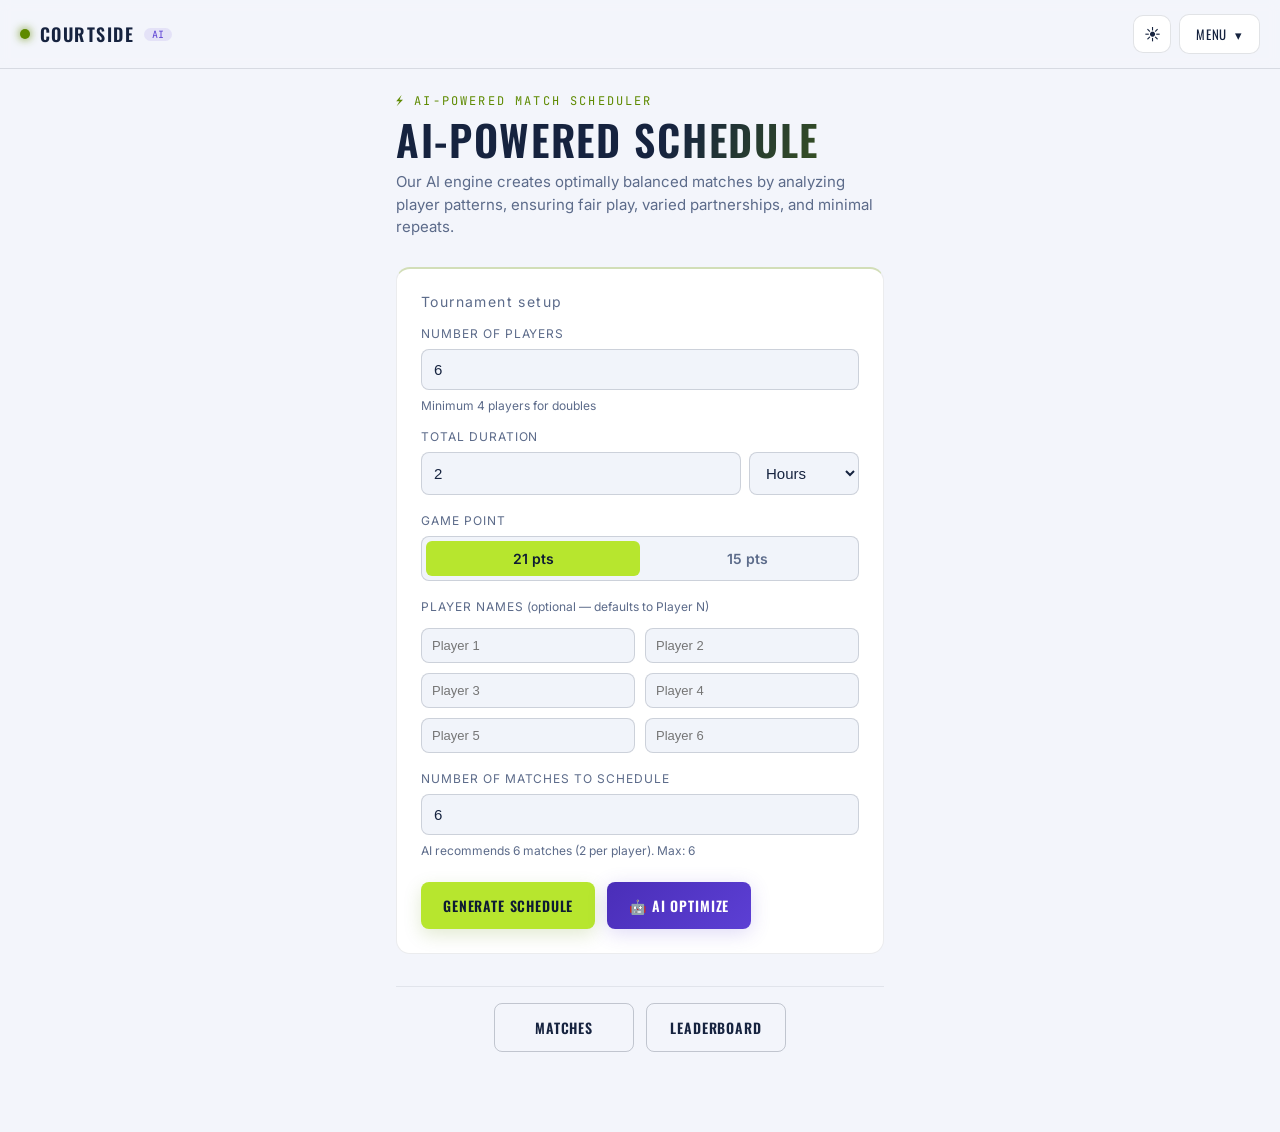
<file: index.html>
<!DOCTYPE html>
<html lang="en">
<head>
  <meta charset="UTF-8">
  <meta name="viewport" content="width=device-width, initial-scale=1.0">
  <title>Courtside — AI-Powered Badminton Scheduler</title>
  <link rel="preconnect" href="https://fonts.googleapis.com">
  <link href="https://fonts.googleapis.com/css2?family=Oswald:wght@500;600;700&family=Inter:wght@400;500;600;700&family=JetBrains+Mono:wght@500;600&display=swap" rel="stylesheet">
  <style>
    :root{
      color-scheme: dark;
      --bg:#0E1B33;
      --panel:#1C3157;
      --panel-2:#213A66;
      --inset:#16294A;
      --grid-line: rgba(238,241,246,0.025);
      --border-faint: rgba(238,241,246,0.1);
      --border-soft: rgba(238,241,246,0.15);
      --border-mid: rgba(238,241,246,0.18);
      --border-strong: rgba(238,241,246,0.25);
      --shadow: rgba(0,0,0,0.45);
      --scrim: rgba(0,0,0,0.15);
      --text:#EEF1F6;
      --text-muted:#8CA0C4;
      --accent:#D6FF3F;
      --accent-strong:#EBFF8C;
      --accent-hover:#BEE62E;
      --accent-ink:#0E1B33;
      --accent-soft: rgba(214,255,63,0.1);
      --accent-soft-2: rgba(214,255,63,0.25);
      --accent-soft-3: rgba(214,255,63,0.3);
      --teal:#4FD8C4;
      --teal-soft: rgba(79,216,196,0.16);
      --violet:#B9A4FF;
      --violet-soft: rgba(185,164,255,0.16);
      --warning:#FFB238;
      --warning-soft: rgba(255,178,56,0.12);
      --warning-border: rgba(255,178,56,0.4);
      --danger:#FF6B6B;
      --danger-text:#ffb3b3;
      --danger-soft: rgba(255,107,107,0.12);
      --danger-border: rgba(255,107,107,0.4);
      --danger-border-soft: rgba(255,107,107,0.5);
      --danger-hover-bg: rgba(255,107,107,0.14);
      --timer-bg: rgba(0,0,0,0.3);
      --timer-text: #4FD8C4;
      --ai-accent: #7B61FF;
      --ai-accent-soft: rgba(123,97,255,0.15);
      --ai-accent-strong: #9B85FF;
      --ai-glow: rgba(123,97,255,0.3);
    }
    html[data-theme="light"]{
      color-scheme: light;
      --bg:#F3F5FB;
      --panel:#FFFFFF;
      --panel-2:#EEF1FA;
      --inset:#F1F4FA;
      --grid-line: rgba(14,27,51,0.035);
      --border-faint: rgba(14,27,51,0.08);
      --border-soft: rgba(14,27,51,0.12);
      --border-mid: rgba(14,27,51,0.16);
      --border-strong: rgba(14,27,51,0.22);
      --shadow: rgba(30,40,70,0.15);
      --scrim: rgba(14,27,51,0.05);
      --text:#16233F;
      --text-muted:#5C6B8A;
      --accent:#5E8A00;
      --accent-strong:#4A6E00;
      --accent-hover:#4A6E00;
      --accent-ink:#FFFFFF;
      --accent-soft: rgba(94,138,0,0.08);
      --accent-soft-2: rgba(94,138,0,0.18);
      --accent-soft-3: rgba(94,138,0,0.28);
      --teal:#0E8C79;
      --teal-soft: rgba(14,140,121,0.1);
      --violet:#6E4FE0;
      --violet-soft: rgba(110,79,224,0.1);
      --warning:#B36B00;
      --warning-soft: rgba(179,107,0,0.1);
      --warning-border: rgba(179,107,0,0.35);
      --danger:#C4302C;
      --danger-text:#C4302C;
      --danger-soft: rgba(196,48,44,0.08);
      --danger-border: rgba(196,48,44,0.35);
      --danger-border-soft: rgba(196,48,44,0.4);
      --danger-hover-bg: rgba(196,48,44,0.1);
      --timer-bg: rgba(0,0,0,0.05);
      --timer-text: #0E8C79;
      --ai-accent: #5C3FD4;
      --ai-accent-soft: rgba(92,63,212,0.1);
      --ai-accent-strong: #4A2EB8;
      --ai-glow: rgba(92,63,212,0.2);
    }
    html[data-theme="light"] .btn-primary, html[data-theme="light"] .segmented button.active { color:#0E1B33; }
    html[data-theme="light"] .btn-primary { background:#B7E62E; }
    html[data-theme="light"] .btn-primary:hover { background:#A3D01F; }
    html[data-theme="light"] .segmented button.active { background:#B7E62E; }

    * { box-sizing: border-box; margin: 0; }
    body {
      background: var(--bg);
      background-image:
        linear-gradient(var(--bg), var(--bg)),
        repeating-linear-gradient(0deg, var(--grid-line) 0px, var(--grid-line) 1px, transparent 1px, transparent 80px),
        repeating-linear-gradient(90deg, var(--grid-line) 0px, var(--grid-line) 1px, transparent 1px, transparent 80px);
      color: var(--text);
      font-family: 'Inter', system-ui, sans-serif;
      min-height: 100vh;
      transition: background-color .2s ease, color .2s ease;
    }
    h1, h2, h3, .display { font-family: 'Oswald', sans-serif; text-transform: uppercase; letter-spacing: 0.04em; font-weight: 600; margin: 0; }
    .mono { font-family: 'JetBrains Mono', monospace; }
    button { font-family: inherit; cursor: pointer; }
    :focus-visible { outline: 2px solid var(--accent); outline-offset: 2px; }

    .navbar {
      position: sticky; top: 0; z-index: 50;
      display: flex; align-items: center; justify-content: space-between;
      padding: 14px 20px; gap: 10px;
      background: color-mix(in srgb, var(--bg) 92%, transparent);
      backdrop-filter: blur(6px);
      border-bottom: 1px solid var(--border-soft);
    }
    .navbar__brand { display: flex; align-items: center; gap: 10px; }
    .navbar__brand .dot { width: 10px; height: 10px; border-radius: 50%; background: var(--accent); box-shadow: 0 0 10px var(--accent); }
    .navbar__title { font-size: 18px; letter-spacing: 0.08em; }
    .navbar__controls { display: flex; align-items: center; gap: 8px; }
    .theme-toggle {
      background: var(--panel); border: 1px solid var(--border-soft);
      color: var(--text); width: 38px; height: 38px; border-radius: 10px;
      display: flex; align-items: center; justify-content: center; font-size: 16px;
      flex-shrink: 0;
    }
    .theme-toggle:hover { border-color: var(--accent); }
    .navbar__menu { position: relative; }
    .navbar__toggle {
      background: var(--panel); border: 1px solid var(--border-soft);
      color: var(--text); padding: 9px 16px; border-radius: 10px;
      font-family: 'Oswald', sans-serif; font-size: 13px; letter-spacing: 0.06em; text-transform: uppercase;
      display: flex; align-items: center; gap: 8px;
    }
    .navbar__toggle:hover { border-color: var(--accent); }
    .navbar__caret { transition: transform .15s ease; }
    .navbar__menu.open .navbar__caret { transform: rotate(180deg); }
    .navbar__dropdown {
      position: absolute; right: 0; top: calc(100% + 8px);
      background: var(--panel); border: 1px solid var(--border-soft);
      border-radius: 10px; min-width: 190px; overflow: hidden;
      box-shadow: 0 12px 30px var(--shadow);
      display: none; flex-direction: column;
    }
    .navbar__menu.open .navbar__dropdown { display: flex; }
    .navbar__item {
      padding: 12px 16px; background: transparent; border: 0; color: var(--text);
      text-align: left; font-size: 14px; display: flex; align-items: center; justify-content: space-between;
    }
    .navbar__item:hover { background: var(--panel-2); }
    .navbar__item.active { color: var(--accent); }
    .navbar__item.danger:hover { background: var(--danger-hover-bg); color: var(--danger); }

    main { max-width: 520px; margin: 0 auto; padding: 24px 16px 80px; }
    .view { display: none; }
    .view.active { display: block; }

    .hero { margin-bottom: 28px; }
    .hero__eyebrow { color: var(--accent); font-family: 'JetBrains Mono', monospace; font-size: 12px; letter-spacing: 0.18em; text-transform: uppercase; margin-bottom: 8px; }
    .hero h1 {
      font-size: clamp(28px, 5vw, 42px); line-height: 1.05;
      background: linear-gradient(120deg, var(--text) 55%, var(--accent) 130%);
      -webkit-background-clip: text; background-clip: text; color: transparent;
    }
    .hero p { color: var(--text-muted); max-width: 560px; margin-top: 10px; font-size: 15px; line-height: 1.5; }

    .panel {
      background: var(--panel); border: 1px solid var(--border-faint);
      border-radius: 14px; padding: 24px; margin-bottom: 20px;
      border-top: 2px solid var(--accent-soft-3);
    }
    .panel__title { font-size: 14px; color: var(--text-muted); letter-spacing: 0.1em; margin-bottom: 16px; }

    .field-row { display: grid; grid-template-columns: 1fr; gap: 16px; margin-bottom: 18px; }
    .field { display: flex; flex-direction: column; gap: 8px; }
    .field label { font-size: 12px; color: var(--text-muted); text-transform: uppercase; letter-spacing: 0.08em; }
    .field .field-hint { font-size: 12px; color: var(--text-muted); text-transform: none; letter-spacing: 0; }
    .field input[type="number"], .field select {
      background: var(--inset); border: 1px solid var(--border-mid);
      color: var(--text); padding: 11px 12px; border-radius: 8px; font-size: 15px;
      width: 100%;
      min-width: 0;
    }
    .duration-combo { display: flex; gap: 8px; }
    .duration-combo input { flex: 1; min-width: 0; }
    .duration-combo select { width: 110px; flex-shrink: 0; }

    .segmented {
      display: flex; background: var(--inset); border-radius: 8px; padding: 4px; border: 1px solid var(--border-mid);
    }
    .segmented button {
      flex: 1; background: transparent; border: 0; color: var(--text-muted);
      padding: 9px 10px; border-radius: 6px; font-size: 14px; font-weight: 600;
    }
    .segmented button.active { background: var(--accent); color: var(--accent-ink); }

    .player-names { display: grid; grid-template-columns: 1fr 1fr; gap: 10px; margin-top: 6px; }
    .player-names input {
      background: var(--inset); border: 1px solid var(--border-mid);
      color: var(--text); padding: 9px 10px; border-radius: 8px; font-size: 13px; width: 100%;
      min-width: 0;
    }

    .btn {
      border: 0; border-radius: 8px; padding: 13px 22px; font-family: 'Oswald', sans-serif;
      font-size: 14px; letter-spacing: 0.06em; text-transform: uppercase; font-weight: 600;
      transition: all 0.2s ease;
    }
    .btn-primary { background: linear-gradient(135deg, var(--accent-strong), var(--accent)); color: var(--accent-ink); box-shadow: 0 6px 18px var(--accent-soft-2); }
    .btn-primary:hover { background: var(--accent-hover); transform: translateY(-1px); }
    .btn-primary:disabled { opacity: 0.5; cursor: not-allowed; transform: none; }
    .btn-ai {
      background: linear-gradient(135deg, var(--ai-accent-strong), var(--ai-accent));
      color: white;
      box-shadow: 0 4px 20px var(--ai-glow);
    }
    .btn-ai:hover:not(:disabled) {
      transform: translateY(-1px);
      box-shadow: 0 6px 30px var(--ai-glow);
    }
    .btn-ai:disabled { opacity: 0.5; cursor: not-allowed; transform: none; }
    .btn-ghost { background: transparent; border: 1px solid var(--border-strong); color: var(--text); }
    .btn-ghost:hover { border-color: var(--accent); color: var(--accent); }
    .btn-danger { background: transparent; border: 1px solid var(--danger-border-soft); color: var(--danger); }
    .btn-danger:hover { background: var(--danger-soft); }
    .btn:disabled { opacity: 0.4; cursor: not-allowed; }
    .btn-sm { padding: 8px 14px; font-size: 12px; }

    .banner { padding: 12px 14px; border-radius: 8px; font-size: 13px; margin-bottom: 16px; line-height: 1.5; }
    .banner-error { background: var(--danger-soft); border: 1px solid var(--danger-border); color: var(--danger-text); }
    .banner-success { background: var(--accent-soft); border: 1px solid var(--accent-soft-2); color: var(--accent); }
    .banner-warning { background: var(--warning-soft); border: 1px solid var(--warning-border); color: var(--warning); }
    .banner-empty { background: var(--panel); border: 1px dashed var(--border-strong); color: var(--text-muted); text-align: center; padding: 40px 20px; border-radius: 14px; }

    .scoreboard {
      display: grid; grid-template-columns: 1fr 1fr 1fr 1fr;
      background: var(--bg); border: 1px solid var(--accent-soft-3);
      border-radius: 12px; overflow: hidden; margin-bottom: 24px;
    }
    .scoreboard__cell {
      padding: 14px 16px 12px; border-right: 1px solid var(--border-faint); border-bottom: 1px solid var(--border-faint);
      border-top: 2px solid transparent;
    }
    .scoreboard__cell:nth-child(4n) { border-right: 0; }
    .scoreboard__cell:nth-last-child(-n+4) { border-bottom: 0; }
    .scoreboard__cell:nth-child(1){ border-top-color: var(--accent); }
    .scoreboard__cell:nth-child(2){ border-top-color: var(--teal); }
    .scoreboard__cell:nth-child(3){ border-top-color: var(--violet); }
    .scoreboard__cell:nth-child(4){ border-top-color: var(--warning); }
    .scoreboard__label { font-size: 10px; color: var(--text-muted); letter-spacing: 0.14em; text-transform: uppercase; margin-bottom: 6px; }
    .scoreboard__value { font-family: 'JetBrains Mono', monospace; font-size: 18px; color: var(--accent); font-weight: 600; }
    .scoreboard__cell:nth-child(2) .scoreboard__value { color: var(--teal); }
    .scoreboard__cell:nth-child(3) .scoreboard__value { color: var(--violet); }
    .scoreboard__cell:nth-child(4) .scoreboard__value { color: var(--warning); }

    .match-grid { display: grid; grid-template-columns: 1fr; gap: 12px; }

    .match-card {
      background: var(--panel); border: 1px solid var(--border-faint);
      border-radius: 12px; overflow: hidden;
      transition: border-color 0.2s ease;
    }
    .match-card.ai-generated {
      border-color: var(--ai-accent-soft);
      border-width: 2px;
    }
    .match-card__meta {
      display: flex; justify-content: space-between; align-items: center;
      padding: 8px 14px; background: var(--scrim);
      font-family: 'JetBrains Mono', monospace; font-size: 11px; color: var(--text-muted);
      flex-wrap: wrap;
      gap: 6px;
    }
    .match-card__meta .ai-badge {
      background: var(--ai-accent);
      color: white;
      font-size: 9px;
      padding: 1px 8px;
      border-radius: 10px;
      letter-spacing: 0.05em;
      text-transform: uppercase;
    }
    .match-card__timer {
      display: flex;
      align-items: center;
      gap: 6px;
      font-family: 'JetBrains Mono', monospace;
      font-size: 13px;
      color: var(--timer-text);
      flex-wrap: wrap;
    }
    .match-card__timer .timer-display {
      background: var(--timer-bg);
      padding: 2px 10px;
      border-radius: 4px;
      min-width: 60px;
      text-align: center;
      font-size: 13px;
    }
    .match-card__timer .timer-btn {
      background: transparent;
      border: 1px solid var(--border-soft);
      color: var(--text-muted);
      border-radius: 4px;
      padding: 2px 8px;
      font-size: 11px;
      font-family: 'JetBrains Mono', monospace;
      cursor: pointer;
      line-height: 1.4;
    }
    .match-card__timer .timer-btn:hover:not(:disabled) { border-color: var(--accent); color: var(--accent); }
    .match-card__timer .timer-btn.running { color: var(--danger); border-color: var(--danger); }
    .match-card__timer .timer-btn:disabled { opacity: 0.3; cursor: not-allowed; }
    .match-card__court {
      display: grid; grid-template-columns: 1fr auto 1fr; align-items: stretch;
      min-height: 80px;
      width: 100%;
      overflow: hidden;
    }
    .match-card__side {
      display: flex;
      flex-direction: column;
      justify-content: center;
      align-items: center;
      padding: 10px 8px;
      text-align: center;
      gap: 2px;
      cursor: pointer;
      transition: background 0.15s;
      border-radius: 4px;
      user-select: none;
      min-width: 0;
      width: 100%;
      overflow: hidden;
    }
    .match-card__side:hover:not(.decided) { background: var(--accent-soft); }
    .match-card__side-name { 
      font-size: 13px; 
      font-weight: 600; 
      line-height: 1.2; 
      word-break: break-word;
      max-width: 100%;
    }
    .match-card__side-label { 
      font-size: 9px; 
      color: var(--text-muted); 
      text-transform: uppercase; 
      letter-spacing: 0.05em; 
    }
    .match-card__net {
      width: 0; 
      border-left: 2px dashed var(--border-strong); 
      position: relative;
      flex-shrink: 0;
    }
    .match-card__net::before {
      content: "vs"; 
      position: absolute; 
      top: 50%; 
      left: 50%; 
      transform: translate(-50%,-50%);
      font-size: 11px; 
      color: var(--text-muted); 
      background: var(--bg); 
      padding: 4px 8px;
      border-radius: 20px; 
      border: 1px solid var(--border-mid);
      white-space: nowrap;
    }
    .match-card__score {
      font-family: 'JetBrains Mono', monospace;
      font-size: 26px;
      font-weight: 700;
      margin: 2px 0;
      min-width: 40px;
      text-align: center;
      padding: 2px 6px;
      border-radius: 6px;
      background: transparent;
      border: 2px solid transparent;
      transition: border-color 0.15s;
      width: auto;
      max-width: 80px;
    }
    .match-card__score:focus {
      outline: none;
      border-color: var(--accent);
      background: var(--accent-soft);
    }
    .match-card__score.match-point { color: var(--warning); }
    .match-card__score.advantage { color: var(--accent); }
    .match-card__score.deuce { color: var(--warning); }
    .match-card__score.winning { color: var(--accent); }
    .match-card__score.losing { color: var(--text-muted); }
    .match-card__score.locked { cursor: default; opacity: 0.7; }
    .match-card__score.locked:focus { border-color: transparent; background: transparent; }

    .match-card__actions {
      display: flex;
      border-top: 1px solid var(--border-faint);
      flex-wrap: wrap;
    }
    .match-card__actions .btn {
      flex: 1;
      min-width: 80px;
      border-radius: 0;
      border-right: 1px solid var(--border-faint);
      padding: 10px 8px;
      font-size: 12px;
    }
    .match-card__actions .btn:last-child { border-right: 0; }
    .match-card__actions .btn:hover:not(:disabled) { background: var(--accent-soft); color: var(--accent); }
    .match-card__actions .btn:disabled { opacity: 0.4; cursor: not-allowed; }

    .match-card.decided .match-card__side.winner { background: var(--accent-soft); }
    .match-card.decided .match-card__side.winner .match-card__side-name { color: var(--accent); }
    .match-card.decided .match-card__side.winner::after { content: "🏸 WON"; font-size: 9px; letter-spacing: 0.1em; color: var(--accent); margin-top: 2px; }
    .match-card.decided .match-card__side.loser { opacity: 0.4; }
    .match-card.decided .match-card__side .match-card__score { cursor: default; }

    .leaderboard-wrap { width: 100%; overflow-x: auto; border-radius: 12px; }
    .leaderboard-table { width: 100%; min-width: 420px; border-collapse: collapse; background: var(--panel); }
    .leaderboard-table th, .leaderboard-table td { padding: 10px 12px; text-align: left; font-size: 13px; white-space: nowrap; }
    .leaderboard-table thead th {
      background: var(--scrim); font-family: 'JetBrains Mono', monospace; font-size: 11px;
      color: var(--text-muted); text-transform: uppercase; letter-spacing: 0.08em;
    }
    .leaderboard-table tbody tr:not(:last-child) { border-bottom: 1px solid var(--border-faint); }
    .leaderboard-table tbody tr:first-child .rank { color: var(--accent); }
    .rank { font-family: 'JetBrains Mono', monospace; font-weight: 600; }
    .win-pct { color: var(--text-muted); font-family: 'JetBrains Mono', monospace; font-size: 13px; }

    .section-actions { display: flex; gap: 12px; margin-top: 24px; flex-wrap: wrap; }

    .bottom-nav {
      display: flex; justify-content: center; gap: 12px;
      margin-top: 32px; padding-top: 16px;
      border-top: 1px solid var(--border-faint);
    }
    .bottom-nav .btn { flex: 1; max-width: 140px; text-align: center; }

    .share-btn {
      background: var(--panel); border: 1px solid var(--accent-soft-3);
      color: var(--accent); padding: 10px 16px; border-radius: 8px;
      font-family: 'Oswald', sans-serif; font-size: 13px; letter-spacing: 0.06em;
      display: inline-flex; align-items: center; gap: 8px;
    }
    .share-btn:hover { background: var(--panel-2); }

    .balance-stats {
      display: grid; grid-template-columns: 1fr 1fr; gap: 8px;
      background: var(--inset); border-radius: 8px; padding: 12px 16px;
      margin-top: 12px; border-left: 3px solid var(--teal);
    }
    .balance-stats__item { display: flex; justify-content: space-between; font-size: 13px; }
    .balance-stats__item .label { color: var(--text-muted); }
    .balance-stats__item .value { color: var(--teal); font-family: 'JetBrains Mono', monospace; }

    .match-summary {
      margin-top: 20px;
      padding: 16px;
      background: var(--panel);
      border-radius: 12px;
      border: 1px solid var(--border-faint);
    }
    .match-summary h3 {
      color: var(--accent);
      font-family: 'Oswald', sans-serif;
      font-size: 16px;
      letter-spacing: 0.08em;
      margin-bottom: 12px;
    }
    .match-summary-item {
      padding: 6px 0;
      font-size: 13px;
      font-family: 'JetBrains Mono', monospace;
      border-bottom: 1px solid var(--border-faint);
      display: flex;
      justify-content: space-between;
      gap: 10px;
    }
    .match-summary-item:last-child { border-bottom: none; }
    .match-summary-item .teams { color: var(--text); }
    .match-summary-item .score { color: var(--accent); font-weight: 600; }

    .ai-indicator {
      display: inline-flex;
      align-items: center;
      gap: 8px;
      padding: 8px 14px;
      background: var(--ai-accent-soft);
      border-radius: 20px;
      border: 1px solid var(--ai-accent-soft);
      font-size: 12px;
      color: var(--ai-accent);
      font-family: 'JetBrains Mono', monospace;
      margin-top: 8px;
    }
    .ai-indicator .pulse {
      width: 8px;
      height: 8px;
      border-radius: 50%;
      background: var(--ai-accent);
      animation: pulse 1.5s ease-in-out infinite;
    }
    @keyframes pulse {
      0%, 100% { opacity: 1; transform: scale(1); }
      50% { opacity: 0.3; transform: scale(0.8); }
    }

    .ai-stats {
      display: grid;
      grid-template-columns: 1fr 1fr 1fr;
      gap: 10px;
      padding: 12px;
      background: var(--inset);
      border-radius: 8px;
      margin-top: 12px;
    }
    .ai-stats .stat {
      text-align: center;
    }
    .ai-stats .stat .label {
      font-size: 10px;
      color: var(--text-muted);
      text-transform: uppercase;
      letter-spacing: 0.05em;
    }
    .ai-stats .stat .value {
      font-family: 'JetBrains Mono', monospace;
      font-size: 18px;
      color: var(--ai-accent);
      font-weight: 600;
    }

    .loading-spinner {
      display: inline-block;
      width: 20px;
      height: 20px;
      border: 3px solid var(--ai-accent-soft);
      border-radius: 50%;
      border-top-color: var(--ai-accent);
      animation: spin 0.8s ease-in-out infinite;
    }
    @keyframes spin {
      to { transform: rotate(360deg); }
    }

    @media (max-width:400px){
      .panel { padding: 16px; }
      .duration-combo select { width: 90px; }
      .field-row { gap: 12px; }
      .scoreboard { grid-template-columns: 1fr 1fr; }
      .scoreboard__cell:nth-child(4n) { border-right: 1px solid var(--border-faint); }
      .scoreboard__cell:nth-child(2n) { border-right: 0; }
      .scoreboard__cell:nth-last-child(-n+2) { border-bottom: 0; }
      .match-card__score { font-size: 22px; min-width: 32px; }
      .match-card__actions .btn { min-width: 60px; font-size: 11px; padding: 8px 6px; }
      .match-card__timer { font-size: 11px; }
      .match-card__side-name { font-size: 11px; }
      .match-summary-item { font-size: 11px; flex-wrap: wrap; }
      .ai-stats { grid-template-columns: 1fr; gap: 6px; }
    }
    @media (prefers-reduced-motion: reduce){ * { transition: none !important; } }
  </style>
</head>
<body>

<nav class="navbar">
  <div class="navbar__brand">
    <span class="dot"></span>
    <span class="navbar__title display">Courtside</span>
    <span style="font-size:10px;color:var(--ai-accent);font-family:'JetBrains Mono',monospace;background:var(--ai-accent-soft);padding:0 8px;border-radius:10px;">AI</span>
  </div>
  <div class="navbar__controls">
    <button class="theme-toggle" id="themeToggle" type="button" aria-label="Toggle dark/light theme" title="Toggle theme">🌙</button>
    <div class="navbar__menu" id="navMenu">
      <button class="navbar__toggle" id="navToggle" aria-haspopup="true" aria-expanded="false">
        Menu <span class="navbar__caret">▾</span>
      </button>
      <div class="navbar__dropdown" role="menu">
        <button class="navbar__item" data-view="home" role="menuitem">Home</button>
        <button class="navbar__item" data-view="matches" role="menuitem">Matches</button>
        <button class="navbar__item" data-view="leaderboard" role="menuitem">Leaderboard</button>
        <button class="navbar__item danger" id="resetBtn" role="menuitem">Reset</button>
      </div>
    </div>
  </div>
</nav>

<main>

  <!-- HOME -->
  <section class="view" id="view-home">
    <div class="hero">
      <div class="hero__eyebrow">⚡ AI-Powered Match Scheduler</div>
      <h1 id="homeHeading">Smart 2v2 Schedule</h1>
      <p>Our AI engine creates optimally balanced matches by analyzing player patterns, ensuring fair play, varied partnerships, and minimal repeats.</p>
    </div>
    <div id="homeBanner"></div>

    <form class="panel" id="setupForm">
      <div class="panel__title">Tournament setup</div>

      <div class="field-row">
        <div class="field">
          <label for="numPlayers">Number of players</label>
          <input type="number" id="numPlayers" min="4" max="40" step="1" value="6" required>
          <span class="field-hint">Minimum 4 players for doubles</span>
        </div>
        <div class="field">
          <label for="durationValue">Total duration</label>
          <div class="duration-combo">
            <input type="number" id="durationValue" min="1" step="1" value="2" required>
            <select id="durationUnit">
              <option value="hrs" selected>Hours</option>
              <option value="min">Minutes</option>
            </select>
          </div>
        </div>
      </div>

      <div class="field" style="margin-bottom:18px;">
        <label>Game point</label>
        <div class="segmented" id="gamePointSegmented">
          <button type="button" data-point="21" class="active">21 pts</button>
          <button type="button" data-point="15">15 pts</button>
        </div>
      </div>

      <div class="field" style="margin-bottom:18px;">
        <label>Player names <span class="field-hint">(optional — defaults to Player N)</span></label>
        <div class="player-names" id="playerNames"></div>
      </div>

      <div class="field" style="margin-bottom:18px;">
        <label for="matchCount">Number of matches to schedule</label>
        <input type="number" id="matchCount" min="1" step="1" value="6">
        <span class="field-hint" id="matchCountHint">AI will optimize for balanced participation</span>
      </div>

      <div class="section-actions">
        <button type="submit" class="btn btn-primary" id="generateBtn">Generate Schedule</button>
        <button type="button" class="btn btn-ai" id="aiOptimizeBtn">🤖 AI Optimize</button>
      </div>
      
      <div id="aiStatus" style="margin-top:12px;display:none;">
        <div class="ai-indicator">
          <span class="loading-spinner"></span>
          <span>AI is generating optimal matches...</span>
        </div>
      </div>
    </form>

    <div class="bottom-nav">
      <button class="btn btn-ghost" onclick="setView('matches')">Matches</button>
      <button class="btn btn-ghost" onclick="setView('leaderboard')">Leaderboard</button>
    </div>
  </section>

  <!-- MATCHES -->
  <section class="view" id="view-matches">
    <div class="hero">
      <div class="hero__eyebrow">Schedule</div>
      <h1>AI-Generated Matches</h1>
    </div>
    <div id="matchesContent"></div>

    <div class="bottom-nav">
      <button class="btn btn-ghost" onclick="setView('home')">Home</button>
      <button class="btn btn-ghost" onclick="setView('leaderboard')">Leaderboard</button>
      <button class="share-btn" id="shareMatchesBtn">📤 Share</button>
    </div>
  </section>

  <!-- LEADERBOARD -->
  <section class="view" id="view-leaderboard">
    <div class="hero">
      <div class="hero__eyebrow">Standings</div>
      <h1>Leaderboard</h1>
    </div>
    <div id="leaderboardContent"></div>

    <div class="bottom-nav">
      <button class="btn btn-ghost" onclick="setView('home')">Home</button>
      <button class="btn btn-ghost" onclick="setView('matches')">Matches</button>
      <button class="share-btn" id="shareLeaderboardBtn">📤 Share</button>
    </div>
  </section>

</main>

<script>
  /* ─── BACKEND API SIMULATION ─── */
  // This simulates a backend API call. Replace with actual fetch() to your deployed backend
  const API = {
    // Simulated backend endpoint - replace with your actual backend URL when deployed
    // Example: 'https://your-backend.onrender.com/api/generate'
    baseURL: window.location.origin,
    
    async generateSchedule(config, players, existingStats = null) {
      // Simulate network delay (500ms - 2000ms)
      const delay = 500 + Math.random() * 1500;
      await new Promise(resolve => setTimeout(resolve, delay));
      
      // Call the local AI engine (simulating backend processing)
      return this._runAIEngine(config, players, existingStats);
    },
    
    _runAIEngine(config, players, existingStats) {
      // This is the actual AI engine that would run on the backend
      // We're running it client-side for demo purposes
      const result = AIMatchEngine.generateBalanced(config, players, existingStats);
      return result;
    }
  };

  /* ─── AI MATCH ENGINE ─── */
  const AIMatchEngine = (function(){
    const TRANSITION_MINUTES = 3;
    const ABS_MIN_MATCH_MINUTES = 4;

    function shuffle(arr){ const a=arr.slice(); for(let i=a.length-1;i>0;i--){ const j=Math.floor(Math.random()*(i+1)); [a[i],a[j]]=[a[j],a[i]]; } return a; }

    function matchMinutesForGamePoint(gamePoint){ return Math.max(ABS_MIN_MATCH_MINUTES, Math.round(15 * (gamePoint / 21))); }

    function calculateAIScore(teamA, teamB, playerStats, allPlayers) {
      let score = 0;
      const matchPlayers = [...teamA, ...teamB];

      // Factor 1: Match balance (30%)
      const totalMatches = matchPlayers.reduce((sum, p) => sum + playerStats[p.id].matches, 0);
      score += (totalMatches / matchPlayers.length) * 3;

      // Factor 2: Rest fairness (25%)
      const avgRest = matchPlayers.reduce((sum, p) => sum + (playerStats[p.id].restRounds || 0), 0) / matchPlayers.length;
      const maxRest = Math.max(...matchPlayers.map(p => playerStats[p.id].restRounds || 0));
      score -= Math.abs(avgRest - maxRest) * 2;

      // Factor 3: Skill balance (25%)
      const avgSkill = matchPlayers.reduce((sum, p) => sum + (playerStats[p.id].skillScore || 0.5), 0) / matchPlayers.length;
      const teamASkill = teamA.reduce((sum, p) => sum + (playerStats[p.id].skillScore || 0.5), 0) / teamA.length;
      const teamBSkill = teamB.reduce((sum, p) => sum + (playerStats[p.id].skillScore || 0.5), 0) / teamB.length;
      score -= Math.abs(teamASkill - teamBSkill) * 5;

      // Factor 4: Partnership variety (10%)
      let partnershipScore = 0;
      const getPartnershipCount = (p1, p2) => {
        const key = [p1.id, p2.id].sort().join('+');
        return playerStats[p1.id].partnerships[key] || 0;
      };
      for (let i = 0; i < teamA.length; i++) {
        for (let j = i + 1; j < teamA.length; j++) {
          partnershipScore += getPartnershipCount(teamA[i], teamA[j]);
        }
      }
      for (let i = 0; i < teamB.length; i++) {
        for (let j = i + 1; j < teamB.length; j++) {
          partnershipScore += getPartnershipCount(teamB[i], teamB[j]);
        }
      }
      score += partnershipScore * 2;

      // Factor 5: Opponent variety (10%)
      let opponentScore = 0;
      const getOpponentCount = (p1, p2) => {
        const key = [p1.id, p2.id].sort().join('+');
        return playerStats[p1.id].opponents[key] || 0;
      };
      for (const p1 of teamA) {
        for (const p2 of teamB) {
          opponentScore += getOpponentCount(p1, p2);
        }
      }
      score += opponentScore * 1.5;

      return score;
    }

    function generateAIMatches(players, desiredCount, existingStats) {
      const n = players.length;
      if(n < 4 || desiredCount <= 0) return { matches: [], stats: null, aiStats: null };

      const playerStats = {};
      players.forEach(p => {
        playerStats[p.id] = {
          name: p.name,
          matches: 0,
          restRounds: 0,
          partnerships: {},
          opponents: {},
          skillScore: existingStats && existingStats[p.id] ? existingStats[p.id].skillScore || 0.5 : 0.5,
          winRate: existingStats && existingStats[p.id] ? existingStats[p.id].winRate || 0 : 0,
          fatigue: 0
        };
      });

      const usedCombos = new Set();

      function getTeamKey(team) {
        return team.map(p => p.id).sort().join('+');
      }

      function getMatchKey(teamA, teamB) {
        const keyA = getTeamKey(teamA);
        const keyB = getTeamKey(teamB);
        return [keyA, keyB].sort().join('__');
      }

      const matches = [];
      const allPlayers = players.slice();

      let attempts = 0;
      const maxAttempts = desiredCount * 300 + 2000;

      while (matches.length < desiredCount && attempts < maxAttempts) {
        attempts++;

        const sortedPlayers = allPlayers.slice().sort((a, b) => {
          const aScore = playerStats[a.id].matches * 3 - (playerStats[a.id].restRounds || 0) * 2 - playerStats[a.id].fatigue;
          const bScore = playerStats[b.id].matches * 3 - (playerStats[b.id].restRounds || 0) * 2 - playerStats[b.id].fatigue;
          return aScore - bScore;
        });

        let bestPlayers = null;
        let bestScore = Infinity;
        const topCandidates = sortedPlayers.slice(0, Math.min(sortedPlayers.length, 16));

        for (let i = 0; i < topCandidates.length; i++) {
          for (let j = i + 1; j < topCandidates.length; j++) {
            for (let k = j + 1; k < topCandidates.length; k++) {
              for (let l = k + 1; l < topCandidates.length; l++) {
                const candidates = [topCandidates[i], topCandidates[j], topCandidates[k], topCandidates[l]];
                const matchCount = candidates.reduce((sum, p) => sum + playerStats[p.id].matches, 0);
                const restTotal = candidates.reduce((sum, p) => sum + (playerStats[p.id].restRounds || 0), 0);
                const fatigueTotal = candidates.reduce((sum, p) => sum + playerStats[p.id].fatigue, 0);
                
                const totalScore = matchCount * 5 - restTotal * 3 + fatigueTotal * 2;

                if (totalScore < bestScore) {
                  bestScore = totalScore;
                  bestPlayers = candidates;
                }
              }
            }
          }
        }

        if (!bestPlayers) {
          bestPlayers = sortedPlayers.slice(0, 4);
        }

        const [a, b, c, d] = bestPlayers;
        const combos = [
          { teamA: [a, b], teamB: [c, d] },
          { teamA: [a, c], teamB: [b, d] },
          { teamA: [a, d], teamB: [b, c] }
        ];

        const scoredCombos = combos.map(combo => {
          const aiScore = calculateAIScore(combo.teamA, combo.teamB, playerStats, allPlayers);
          return { ...combo, aiScore };
        });

        scoredCombos.sort((a, b) => a.aiScore - b.aiScore);

        const topN = Math.min(3, scoredCombos.length);
        const selected = scoredCombos[Math.floor(Math.random() * topN)];

        const teamA = selected.teamA;
        const teamB = selected.teamB;
        const matchKey = getMatchKey(teamA, teamB);

        const isDuplicate = usedCombos.has(matchKey);
        const duplicateThreshold = matches.length < desiredCount * 0.7 ? 0.3 : 0.1;

        if (!isDuplicate || matches.length >= desiredCount * (1 - duplicateThreshold)) {
          addMatch(teamA, teamB, matchKey);
        } else {
          let found = false;
          for (let idx = 1; idx < scoredCombos.length; idx++) {
            const alt = scoredCombos[idx];
            const altKey = getMatchKey(alt.teamA, alt.teamB);
            if (!usedCombos.has(altKey)) {
              addMatch(alt.teamA, alt.teamB, altKey);
              found = true;
              break;
            }
          }
          if (!found && matches.length < desiredCount) {
            addMatch(teamA, teamB, matchKey);
          }
        }
      }

      function addMatch(teamA, teamB, key) {
        const matchPlayers = [...teamA, ...teamB];
        
        teamA.forEach(p => playerStats[p.id].matches++);
        teamB.forEach(p => playerStats[p.id].matches++);

        matchPlayers.forEach(p => {
          playerStats[p.id].fatigue += 1;
        });

        for (let i = 0; i < teamA.length; i++) {
          for (let j = i + 1; j < teamA.length; j++) {
            const key = [teamA[i].id, teamA[j].id].sort().join('+');
            playerStats[teamA[i].id].partnerships[key] = (playerStats[teamA[i].id].partnerships[key] || 0) + 1;
            playerStats[teamA[j].id].partnerships[key] = (playerStats[teamA[j].id].partnerships[key] || 0) + 1;
          }
        }
        for (let i = 0; i < teamB.length; i++) {
          for (let j = i + 1; j < teamB.length; j++) {
            const key = [teamB[i].id, teamB[j].id].sort().join('+');
            playerStats[teamB[i].id].partnerships[key] = (playerStats[teamB[i].id].partnerships[key] || 0) + 1;
            playerStats[teamB[j].id].partnerships[key] = (playerStats[teamB[j].id].partnerships[key] || 0) + 1;
          }
        }

        for (const p1 of teamA) {
          for (const p2 of teamB) {
            const key = [p1.id, p2.id].sort().join('+');
            playerStats[p1.id].opponents[key] = (playerStats[p1.id].opponents[key] || 0) + 1;
            playerStats[p2.id].opponents[key] = (playerStats[p2.id].opponents[key] || 0) + 1;
          }
        }

        allPlayers.forEach(p => {
          if (!matchPlayers.some(mp => mp.id === p.id)) {
            playerStats[p.id].restRounds = (playerStats[p.id].restRounds || 0) + 1;
            playerStats[p.id].fatigue = Math.max(0, playerStats[p.id].fatigue - 0.5);
          }
        });

        usedCombos.add(key);

        matches.push({
          sideA: { playerIds: teamA.map(p => p.id), label: teamA.map(p => p.name).join(' & ') },
          sideB: { playerIds: teamB.map(p => p.id), label: teamB.map(p => p.name).join(' & ') },
          winnerSide: null
        });
      }

      const stats = Object.values(playerStats);
      const maxMatches = Math.max(...stats.map(s => s.matches));
      const minMatches = Math.min(...stats.map(s => s.matches));
      const maxRest = Math.max(...stats.map(s => s.restRounds || 0));
      const minRest = Math.min(...stats.map(s => s.restRounds || 0));
      const avgMatches = stats.reduce((sum, s) => sum + s.matches, 0) / stats.length;

      const aiStats = {
        totalCombinationsConsidered: attempts,
        avgMatchesPerPlayer: avgMatches,
        matchBalance: maxMatches - minMatches,
        restBalance: maxRest - minRest,
        uniquenessScore: usedCombos.size / matches.length,
        perfectBalance: maxMatches - minMatches <= 1 && maxRest - minRest <= 1
      };

      return {
        matches,
        stats: {
          totalMatches: matches.length,
          players: playerStats,
          maxMatches,
          minMatches,
          maxRest,
          minRest,
          perfectBalance: maxMatches - minMatches <= 1 && maxRest - minRest <= 1
        },
        aiStats
      };
    }

    function assignSchedule(matches, totalMinutes, gamePoint) {
      const count = matches.length;
      if(count === 0) return { matches: [], matchMinutes: 0, warning: null };

      const estMatchMinutes = matchMinutesForGamePoint(gamePoint);
      let matchMinutes = Math.floor((totalMinutes - (count - 1) * TRANSITION_MINUTES) / count);
      let warning = null;

      if(matchMinutes < ABS_MIN_MATCH_MINUTES) {
        matchMinutes = ABS_MIN_MATCH_MINUTES;
        warning = `Tight schedule: matches set to ${ABS_MIN_MATCH_MINUTES}-min floor. Consider reducing match count or increasing time.`;
      }

      if(matchMinutes > estMatchMinutes * 1.5) {
        matchMinutes = Math.min(matchMinutes, Math.round(estMatchMinutes * 1.2));
      }

      let cursor = 0, id = 1;
      const scheduled = matches.map(m => {
        const startMin = cursor, endMin = cursor + matchMinutes;
        cursor = endMin + TRANSITION_MINUTES;
        return {
          id: 'm' + (id++),
          sideA: m.sideA,
          sideB: m.sideB,
          winnerSide: null,
          startMin,
          endMin
        };
      });

      return { matches: scheduled, matchMinutes, warning };
    }

    function generateBalanced(config, players, existingStats) {
      const totalMinutes = config.durationUnit === 'hrs' ? Number(config.durationValue) * 60 : Number(config.durationValue);
      const result = generateAIMatches(players, config.matchCount, existingStats);
      
      if (result.matches.length === 0) {
        return { matches: [], matchMinutes: 0, warning: 'Not enough players to generate matches.', balanceStats: null, aiStats: null };
      }

      const scheduled = assignSchedule(result.matches, totalMinutes, config.gamePoint);
      
      return {
        matches: scheduled.matches,
        matchMinutes: scheduled.matchMinutes,
        warning: scheduled.warning || (result.stats.perfectBalance ? null : 'AI-optimized schedule is near perfect.'),
        balanceStats: result.stats,
        aiStats: result.aiStats
      };
    }

    return { generateBalanced, matchMinutesForGamePoint, TRANSITION_MINUTES };
  })();

  /* ─── STATE ─── */
  const STORAGE_KEY = 'courtside_state_v13_ai_backend';
  let storageAvailable = true;

  function defaultState(){
    return {
      config: { numPlayers: 6, durationValue: 2, durationUnit: 'hrs', gamePoint: 21, matchCount: null },
      playerNames: [],
      players: [],
      matches: [],
      matchMinutes: 0,
      generated: false,
      warning: null,
      currentView: 'home',
      balanceStats: null,
      theme: null,
      scores: {},
      timers: {},
      aiUsed: false,
      aiStats: null
    };
  }

  function systemPrefersLight(){
    return typeof window.matchMedia === 'function' && window.matchMedia('(prefers-color-scheme: light)').matches;
  }
  function effectiveTheme(){
    return state.theme || (systemPrefersLight() ? 'light' : 'dark');
  }
  function applyTheme(){
    const theme = effectiveTheme();
    document.documentElement.setAttribute('data-theme', theme);
    const btn = document.getElementById('themeToggle');
    if(btn) btn.textContent = theme === 'light' ? '☀️' : '🌙';
  }
  function toggleTheme(){
    state.theme = effectiveTheme() === 'light' ? 'dark' : 'light';
    saveState();
    applyTheme();
  }

  function loadState(){
    try { const raw = localStorage.getItem(STORAGE_KEY); if(!raw) return defaultState(); return Object.assign(defaultState(), JSON.parse(raw)); }
    catch(e){ storageAvailable = false; return defaultState(); }
  }

  let state = loadState();

  function saveState(){
    if(!storageAvailable) return;
    try { localStorage.setItem(STORAGE_KEY, JSON.stringify(state)); } catch(e){ storageAvailable = false; }
  }

  function resetState(){
    const keepTheme = state.theme;
    try { localStorage.removeItem(STORAGE_KEY); } catch(e) {}
    state = defaultState();
    state.theme = keepTheme;
    saveState();
    applyTheme();
    renderAll();
    setView('home');
  }

  /* ─── HELPERS ─── */
  function formatMinutes(min){ const h=Math.floor(min/60), m=min%60; return h>0 ? `${h}:${String(m).padStart(2,'0')}` : `0:${String(m).padStart(2,'0')}`; }
  function getGamePoint(){ return Number(document.querySelector('#gamePointSegmented button.active').dataset.point); }
  function formatTimer(seconds){
    const m = Math.floor(seconds / 60);
    const s = seconds % 60;
    return `${String(m).padStart(2,'0')}:${String(s).padStart(2,'0')}`;
  }

  /* ─── WIN CONDITION ─── */
  function checkWinCondition(scoreA, scoreB, gamePoint) {
    if (Math.abs(scoreA - scoreB) >= 2) {
      if (scoreA >= gamePoint && scoreB >= gamePoint) {
        return scoreA > scoreB ? 'A' : 'B';
      }
      if (scoreA > gamePoint) {
        return 'A';
      }
      if (scoreB > gamePoint) {
        return 'B';
      }
    }
    return null;
  }

  function getScoreStatus(scoreA, scoreB, gamePoint) {
    const winner = checkWinCondition(scoreA, scoreB, gamePoint);
    if (winner) {
      return { status: 'won', winner: winner };
    }
    
    if (scoreA >= gamePoint - 1 && scoreB >= gamePoint - 1) {
      if (scoreA === scoreB) {
        return { status: 'deuce' };
      }
      if (Math.abs(scoreA - scoreB) === 1) {
        return { status: 'advantage', leader: scoreA > scoreB ? 'A' : 'B' };
      }
    }
    
    if (scoreA === gamePoint - 1 && scoreB < gamePoint - 1) {
      return { status: 'matchPoint', player: 'A' };
    }
    if (scoreB === gamePoint - 1 && scoreA < gamePoint - 1) {
      return { status: 'matchPoint', player: 'B' };
    }
    
    return { status: 'normal' };
  }

  function ensureTimerStarted(matchId) {
    if (!state.timers[matchId]) {
      state.timers[matchId] = { running: false, elapsed: 0, startTime: null, finalElapsed: null, started: false };
    }
    const timer = state.timers[matchId];
    const match = state.matches.find(m => m.id === matchId);
    if (!timer.started && !match.winnerSide) {
      timer.started = true;
      timer.running = true;
      timer.startTime = Date.now() - (timer.elapsed || 0) * 1000;
      saveState();
    }
  }

  function incrementScore(matchId, side) {
    const match = state.matches.find(m => m.id === matchId);
    if (!match || match.winnerSide) return;

    ensureTimerStarted(matchId);

    if (!state.scores[matchId]) {
      state.scores[matchId] = { sideA: 0, sideB: 0 };
    }

    const scores = state.scores[matchId];
    const gamePoint = state.config.gamePoint;

    if (side === 'A') {
      scores.sideA++;
    } else {
      scores.sideB++;
    }

    const winner = checkWinCondition(scores.sideA, scores.sideB, gamePoint);
    if (winner) {
      match.winnerSide = winner;
      if (state.timers[matchId]) {
        const currentElapsed = getTimerElapsed(matchId);
        if (state.timers[matchId].running) {
          state.timers[matchId].running = false;
        }
        state.timers[matchId].finalElapsed = currentElapsed;
        state.timers[matchId].elapsed = currentElapsed;
      }
    }

    saveState();
    renderMatches();
    renderLeaderboard();
  }

  function decrementScore(matchId, side) {
    const match = state.matches.find(m => m.id === matchId);
    if (!match || match.winnerSide) return;

    if (!state.scores[matchId]) {
      state.scores[matchId] = { sideA: 0, sideB: 0 };
    }

    const scores = state.scores[matchId];
    if (side === 'A' && scores.sideA > 0) {
      scores.sideA--;
    } else if (side === 'B' && scores.sideB > 0) {
      scores.sideB--;
    }

    match.winnerSide = null;
    if (state.timers[matchId]) {
      state.timers[matchId].finalElapsed = null;
    }

    saveState();
    renderMatches();
    renderLeaderboard();
  }

  function updateScoreDirect(matchId, side, value) {
    const match = state.matches.find(m => m.id === matchId);
    if (!match || match.winnerSide) return;

    const currentScores = state.scores[matchId] || { sideA: 0, sideB: 0 };
    const numValue = parseInt(value);
    if (isNaN(numValue) || numValue < 0) return;
    
    if (numValue > 0 && currentScores.sideA === 0 && currentScores.sideB === 0) {
      ensureTimerStarted(matchId);
    }

    if (!state.scores[matchId]) {
      state.scores[matchId] = { sideA: 0, sideB: 0 };
    }

    const scores = state.scores[matchId];
    if (side === 'A') {
      scores.sideA = numValue;
    } else {
      scores.sideB = numValue;
    }

    const gamePoint = state.config.gamePoint;
    const winner = checkWinCondition(scores.sideA, scores.sideB, gamePoint);
    if (winner) {
      match.winnerSide = winner;
      if (state.timers[matchId]) {
        const currentElapsed = getTimerElapsed(matchId);
        if (state.timers[matchId].running) {
          state.timers[matchId].running = false;
        }
        state.timers[matchId].finalElapsed = currentElapsed;
        state.timers[matchId].elapsed = currentElapsed;
      }
    } else {
      match.winnerSide = null;
      if (state.timers[matchId]) {
        state.timers[matchId].finalElapsed = null;
      }
    }

    saveState();
    renderMatches();
    renderLeaderboard();
  }

  /* ─── TIMER FUNCTIONS ─── */
  function toggleTimer(matchId) {
    const match = state.matches.find(m => m.id === matchId);
    if (match && match.winnerSide) return;

    if (!state.timers[matchId]) {
      state.timers[matchId] = { running: false, elapsed: 0, startTime: null, finalElapsed: null, started: false };
    }
    const timer = state.timers[matchId];

    if (match && match.winnerSide) return;

    if (!timer.running) {
      timer.started = true;
      timer.running = true;
      timer.startTime = Date.now() - (timer.elapsed || 0) * 1000;
    } else {
      timer.running = false;
      timer.elapsed = Math.floor((Date.now() - timer.startTime) / 1000);
      if (match && match.winnerSide) {
        timer.finalElapsed = timer.elapsed;
      }
    }
    saveState();
    renderMatches();
  }

  function resetTimer(matchId) {
    const match = state.matches.find(m => m.id === matchId);
    if (match && match.winnerSide) return;
    
    state.timers[matchId] = { running: false, elapsed: 0, startTime: null, finalElapsed: null, started: false };
    saveState();
    renderMatches();
  }

  function getTimerElapsed(matchId) {
    const timer = state.timers[matchId];
    if (!timer) return 0;
    const match = state.matches.find(m => m.id === matchId);
    if (match && match.winnerSide && timer.finalElapsed !== null && timer.finalElapsed !== undefined) {
      return timer.finalElapsed;
    }
    if (timer.running && timer.startTime) {
      return Math.floor((Date.now() - timer.startTime) / 1000);
    }
    return timer.elapsed || 0;
  }

  /* ─── SHARE ─── */
  function buildMatchSummary() {
    const completedMatches = state.matches.filter(m => m.winnerSide);
    if (completedMatches.length === 0) return '';

    let summary = '\n\nMATCH SUMMARY\n';
    summary += '─'.repeat(30) + '\n';

    completedMatches.forEach((m, idx) => {
      const scores = state.scores[m.id] || { sideA: 0, sideB: 0 };
      const isAWinner = m.winnerSide === 'A';
      const winningTeam = isAWinner ? m.sideA : m.sideB;
      const losingTeam = isAWinner ? m.sideB : m.sideA;
      
      const winningPlayers = winningTeam.label.split(' & ');
      const losingPlayers = losingTeam.label.split(' & ');
      const winningLabel = winningPlayers.join(' 🏆 ');
      const losingLabel = losingPlayers.join(' & ');
      
      const scoreA = scores.sideA;
      const scoreB = scores.sideB;
      
      summary += `Match ${idx + 1}\n`;
      summary += `${winningLabel} VS ${losingLabel}\n`;
      summary += `${scoreA} - ${scoreB}\n\n`;
    });

    return summary;
  }

  /* ─── RENDER HOME ─── */
  function renderPlayerNameInputs(){
    const container = document.getElementById('playerNames');
    const n = Math.max(0, Math.min(40, Number(document.getElementById('numPlayers').value) || 0));
    const existing = state.playerNames || [];
    container.innerHTML = '';
    for(let i=0;i<n;i++){
      const input = document.createElement('input');
      input.type = 'text';
      input.placeholder = `Player ${i+1}`;
      input.value = existing[i] || '';
      input.dataset.idx = i;
      container.appendChild(input);
    }
  }

  function updateRecommendation(){
    const numPlayers = Math.max(0, Number(document.getElementById('numPlayers').value) || 0);
    const durationValue = Number(document.getElementById('durationValue').value) || 0;
    const durationUnit = document.getElementById('durationUnit').value;
    const gamePoint = getGamePoint();
    const totalMinutes = durationUnit === 'hrs' ? durationValue*60 : durationValue;
    const estMatchMinutes = AIMatchEngine.matchMinutesForGamePoint(gamePoint);

    const countInput = document.getElementById('matchCount');
    const hint = document.getElementById('matchCountHint');

    if(numPlayers < 4){
      countInput.min = 0; countInput.max = 0; countInput.value = 0; countInput.disabled = true;
      hint.textContent = 'Need at least 4 players for doubles.';
      return;
    }

    countInput.disabled = false;
    countInput.min = 1;

    const recommendedPerPlayer = Math.max(2, Math.floor(totalMinutes / (estMatchMinutes + AIMatchEngine.TRANSITION_MINUTES) * 2 / numPlayers));
    const recommended = Math.max(4, Math.round(recommendedPerPlayer * numPlayers / 2));
    const maxMatches = Math.floor(totalMinutes / (estMatchMinutes + AIMatchEngine.TRANSITION_MINUTES)) || 1;

    countInput.max = Math.min(maxMatches, 50);
    countInput.value = Math.min(Math.max(countInput.value || recommended, 1), countInput.max);

    hint.textContent = `AI recommends ${recommended} matches (${Math.round(recommended * 2 / numPlayers)} per player). Max: ${countInput.max}`;
  }

  function renderHome(){
    document.getElementById('numPlayers').value = state.config.numPlayers;
    document.getElementById('durationValue').value = state.config.durationValue;
    document.getElementById('durationUnit').value = state.config.durationUnit;
    document.querySelectorAll('#gamePointSegmented button').forEach(btn => btn.classList.toggle('active', Number(btn.dataset.point) === state.config.gamePoint));
    renderPlayerNameInputs();
    updateRecommendation();
    document.getElementById('homeHeading').textContent = state.generated ? 'Update Schedule' : 'AI-Powered Schedule';
    document.getElementById('generateBtn').textContent = state.generated ? 'Regenerate Schedule' : 'Generate Schedule';

    const banner = document.getElementById('homeBanner');
    banner.innerHTML = '';
    if(!storageAvailable){
      const div = document.createElement('div');
      div.className = 'banner banner-warning';
      div.textContent = 'Local storage is blocked. Results won\'t persist across refreshes.';
      banner.appendChild(div);
    }
    if(state.generated && state.aiUsed){
      const div = document.createElement('div');
      div.className = 'banner banner-success';
      div.innerHTML = '🤖 AI-optimized schedule generated! The system balanced matches for fair play.';
      banner.appendChild(div);
    } else if(state.generated){
      const div = document.createElement('div');
      div.className = 'banner banner-warning';
      div.textContent = 'A schedule exists. Regenerating will clear all recorded results.';
      banner.appendChild(div);
    }
  }

  /* ─── RENDER MATCHES ─── */
  function renderMatches(){
    const container = document.getElementById('matchesContent');
    container.innerHTML = '';

    if(!state.generated || state.matches.length === 0){
      const empty = document.createElement('div');
      empty.className = 'banner-empty';
      empty.innerHTML = `No matches yet. Head to <strong>Home</strong> and use AI to generate a balanced schedule.`;
      container.appendChild(empty);
      return;
    }

    if(state.warning){
      const warn = document.createElement('div');
      warn.className = 'banner banner-warning';
      warn.textContent = state.warning;
      container.appendChild(warn);
    }

    // AI Stats
    if(state.aiStats){
      const aiStatsDiv = document.createElement('div');
      aiStatsDiv.className = 'ai-stats';
      aiStatsDiv.innerHTML = `
        <div class="stat">
          <div class="label">AI Confidence</div>
          <div class="value">${Math.round((state.aiStats.perfectBalance ? 98 : 85))}%</div>
        </div>
        <div class="stat">
          <div class="label">Balance Score</div>
          <div class="value">${state.aiStats.perfectBalance ? 'Perfect' : 'Good'}</div>
        </div>
        <div class="stat">
          <div class="label">Uniqueness</div>
          <div class="value">${state.aiStats.uniquenessScore ? Math.round(state.aiStats.uniquenessScore * 100) : 100}%</div>
        </div>
      `;
      container.appendChild(aiStatsDiv);
    }

    if(state.balanceStats){
      const stats = state.balanceStats;
      const statsDiv = document.createElement('div');
      statsDiv.className = 'balance-stats';
      const perfect = stats.perfectBalance ? '✅ Perfectly balanced!' : '⚖️ AI-optimized';
      statsDiv.innerHTML = `
        <div class="balance-stats__item"><span class="label">Matches per player</span><span class="value">${stats.minMatches}–${stats.maxMatches}</span></div>
        <div class="balance-stats__item"><span class="label">Rest rounds per player</span><span class="value">${stats.minRest}–${stats.maxRest}</span></div>
        <div class="balance-stats__item"><span class="label">Status</span><span class="value">${perfect}</span></div>
        <div class="balance-stats__item"><span class="label">Total matches</span><span class="value">${stats.totalMatches}</span></div>
      `;
      container.appendChild(statsDiv);
    }

    const flat = state.matches;
    const completed = flat.filter(m => m.winnerSide).length;
    const totalElapsed = flat.reduce((sum, m) => sum + getTimerElapsed(m.id), 0);

    const scoreboard = document.createElement('div');
    scoreboard.className = 'scoreboard';
    scoreboard.innerHTML = `
      <div class="scoreboard__cell">
        <div class="scoreboard__label">Game Point</div>
        <div class="scoreboard__value">${state.config.gamePoint}</div>
      </div>
      <div class="scoreboard__cell">
        <div class="scoreboard__label">Match Length</div>
        <div class="scoreboard__value">${state.matchMinutes} min</div>
      </div>
      <div class="scoreboard__cell">
        <div class="scoreboard__label">Completed</div>
        <div class="scoreboard__value">${completed}/${flat.length}</div>
      </div>
      <div class="scoreboard__cell">
        <div class="scoreboard__label">Total Time</div>
        <div class="scoreboard__value">${formatTimer(totalElapsed)}</div>
      </div>
    `;
    container.appendChild(scoreboard);

    const grid = document.createElement('div');
    grid.className = 'match-grid';
    flat.forEach(match => grid.appendChild(renderMatchCard(match)));
    container.appendChild(grid);

    // AI indicator
    if (state.aiUsed) {
      const aiIndicator = document.createElement('div');
      aiIndicator.className = 'ai-indicator';
      aiIndicator.innerHTML = `<span class="pulse"></span> AI optimized · ${flat.length} matches generated`;
      container.appendChild(aiIndicator);
    }

    if (window._timerInterval) clearInterval(window._timerInterval);
    window._timerInterval = setInterval(() => {
      let hasRunning = false;
      for (const mid in state.timers) {
        if (state.timers[mid] && state.timers[mid].running) {
          hasRunning = true;
          break;
        }
      }
      if (hasRunning) {
        document.querySelectorAll('.timer-display').forEach(el => {
          const matchId = el.dataset.matchId;
          if (matchId) {
            const elapsed = getTimerElapsed(matchId);
            el.textContent = formatTimer(elapsed);
          }
        });
      }
    }, 1000);
  }

  function renderMatchCard(match){
    const card = document.createElement('div');
    card.className = 'match-card' + (match.winnerSide ? ' decided' : '') + (state.aiUsed ? ' ai-generated' : '');
    
    const meta = document.createElement('div');
    meta.className = 'match-card__meta mono';
    
    const elapsed = getTimerElapsed(match.id);
    const timerData = state.timers[match.id] || { running: false };
    const isRunning = timerData.running;
    const isDecided = !!match.winnerSide;
    
    meta.innerHTML = `
      <span>${match.id.toUpperCase()}${state.aiUsed ? ' <span class="ai-badge">AI</span>' : ''}</span>
      <div class="match-card__timer">
        <span class="timer-display" data-match-id="${match.id}">${formatTimer(elapsed)}</span>
        <button class="timer-btn ${isRunning ? 'running' : ''}" data-match-id="${match.id}" ${isDecided ? 'disabled' : ''}>
          ${isDecided ? '✓' : (isRunning ? '⏹' : '▶')}
        </button>
        <button class="timer-btn" data-match-id="${match.id}" data-reset="true" ${isDecided ? 'disabled' : ''}>↺</button>
      </div>
    `;
    card.appendChild(meta);

    const timerBtn = meta.querySelector('.timer-btn:not([data-reset])');
    if (timerBtn) {
      timerBtn.addEventListener('click', (e) => {
        e.stopPropagation();
        if (!match.winnerSide) toggleTimer(match.id);
      });
    }
    const resetBtn = meta.querySelector('.timer-btn[data-reset]');
    if (resetBtn) {
      resetBtn.addEventListener('click', (e) => {
        e.stopPropagation();
        if (!match.winnerSide) resetTimer(match.id);
      });
    }

    const court = document.createElement('div');
    court.className = 'match-card__court';

    const gamePoint = state.config.gamePoint;
    const scores = state.scores[match.id] || { sideA: 0, sideB: 0 };
    const winner = match.winnerSide;

    const sideA = document.createElement('div');
    sideA.className = 'match-card__side' + (winner === 'A' ? ' winner' : (winner ? ' loser' : ''));
    if (!winner) {
      sideA.addEventListener('click', (e) => {
        if (e.target.tagName === 'INPUT') return;
        incrementScore(match.id, 'A');
      });
    }
    
    const scoreClassA = getScoreClass('A', scores.sideA, scores.sideB, gamePoint);
    sideA.innerHTML = `
      <span class="match-card__side-name">${match.sideA.label}</span>
      <span class="match-card__side-label">Team A</span>
      <input class="match-card__score ${scoreClassA} ${winner ? 'locked' : ''}" 
            type="number" 
            value="${scores.sideA}" 
            min="0" 
            data-match="${match.id}" data-side="A"
            ${winner ? 'readonly' : ''}
            ${!winner ? 'style="cursor:text;"' : ''}>
    `;
    const scoreInputA = sideA.querySelector('.match-card__score');
    scoreInputA.addEventListener('change', (e) => {
      updateScoreDirect(match.id, 'A', e.target.value);
    });
    scoreInputA.addEventListener('click', (e) => e.stopPropagation());

    const net = document.createElement('div');
    net.className = 'match-card__net';

    const sideB = document.createElement('div');
    sideB.className = 'match-card__side' + (winner === 'B' ? ' winner' : (winner ? ' loser' : ''));
    if (!winner) {
      sideB.addEventListener('click', (e) => {
        if (e.target.tagName === 'INPUT') return;
        incrementScore(match.id, 'B');
      });
    }
    
    const scoreClassB = getScoreClass('B', scores.sideB, scores.sideA, gamePoint);
    sideB.innerHTML = `
      <span class="match-card__side-name">${match.sideB.label}</span>
      <span class="match-card__side-label">Team B</span>
      <input class="match-card__score ${scoreClassB} ${winner ? 'locked' : ''}" 
            type="number" 
            value="${scores.sideB}" 
            min="0" 
            data-match="${match.id}" data-side="B"
            ${winner ? 'readonly' : ''}
            ${!winner ? 'style="cursor:text;"' : ''}>
    `;
    const scoreInputB = sideB.querySelector('.match-card__score');
    scoreInputB.addEventListener('change', (e) => {
      updateScoreDirect(match.id, 'B', e.target.value);
    });
    scoreInputB.addEventListener('click', (e) => e.stopPropagation());

    court.appendChild(sideA);
    court.appendChild(net);
    court.appendChild(sideB);
    card.appendChild(court);

    const actions = document.createElement('div');
    actions.className = 'match-card__actions';

    if (winner) {
      const winnerLabel = document.createElement('span');
      winnerLabel.style.cssText = 'padding: 10px 14px; color: var(--accent); font-size: 13px; font-weight: 600; flex: 1;';
      winnerLabel.textContent = `🏸 ${winner === 'A' ? match.sideA.label : match.sideB.label} won!`;
      actions.appendChild(winnerLabel);
    } else {
      const btnA = document.createElement('button');
      btnA.className = 'btn btn-ghost btn-sm';
      btnA.textContent = `🏸 ${match.sideA.label.split(' & ')[0]} wins`;
      btnA.addEventListener('click', () => {
        const currentScores = state.scores[match.id] || { sideA: 0, sideB: 0 };
        const gamePoint = state.config.gamePoint;
        
        if (currentScores.sideA === 0 && currentScores.sideB === 0) {
          ensureTimerStarted(match.id);
        }

        if (checkWinCondition(currentScores.sideA, currentScores.sideB, gamePoint) === 'A') {
          match.winnerSide = 'A';
        } else {
          if (currentScores.sideB >= gamePoint) {
            currentScores.sideA = currentScores.sideB + 2;
          } else {
            currentScores.sideA = gamePoint + 1;
            if (currentScores.sideA - currentScores.sideB < 2) {
              currentScores.sideA = currentScores.sideB + 2;
            }
          }
          state.scores[match.id] = currentScores;
          match.winnerSide = 'A';
        }
        if (state.timers[match.id]) {
          const currentElapsed = getTimerElapsed(match.id);
          if (state.timers[match.id].running) {
            state.timers[match.id].running = false;
          }
          state.timers[match.id].finalElapsed = currentElapsed;
          state.timers[match.id].elapsed = currentElapsed;
        }
        saveState();
        renderMatches();
        renderLeaderboard();
      });

      const btnB = document.createElement('button');
      btnB.className = 'btn btn-ghost btn-sm';
      btnB.textContent = `🏸 ${match.sideB.label.split(' & ')[0]} wins`;
      btnB.addEventListener('click', () => {
        const currentScores = state.scores[match.id] || { sideA: 0, sideB: 0 };
        const gamePoint = state.config.gamePoint;
        
        if (currentScores.sideA === 0 && currentScores.sideB === 0) {
          ensureTimerStarted(match.id);
        }

        if (checkWinCondition(currentScores.sideA, currentScores.sideB, gamePoint) === 'B') {
          match.winnerSide = 'B';
        } else {
          if (currentScores.sideA >= gamePoint) {
            currentScores.sideB = currentScores.sideA + 2;
          } else {
            currentScores.sideB = gamePoint + 1;
            if (currentScores.sideB - currentScores.sideA < 2) {
              currentScores.sideB = currentScores.sideA + 2;
            }
          }
          state.scores[match.id] = currentScores;
          match.winnerSide = 'B';
        }
        if (state.timers[match.id]) {
          const currentElapsed = getTimerElapsed(match.id);
          if (state.timers[match.id].running) {
            state.timers[match.id].running = false;
          }
          state.timers[match.id].finalElapsed = currentElapsed;
          state.timers[match.id].elapsed = currentElapsed;
        }
        saveState();
        renderMatches();
        renderLeaderboard();
      });

      actions.appendChild(btnA);
      actions.appendChild(btnB);
    }

    card.appendChild(actions);
    return card;
  }

  function getScoreClass(side, score, opponentScore, gamePoint) {
    const status = getScoreStatus(
      side === 'A' ? score : opponentScore,
      side === 'B' ? score : opponentScore,
      gamePoint
    );
    
    if (status.status === 'won') {
      return status.winner === side ? 'winning' : 'losing';
    }
    if (status.status === 'deuce') return 'deuce';
    if (status.status === 'advantage') {
      return status.leader === side ? 'advantage' : 'match-point';
    }
    if (status.status === 'matchPoint') {
      return status.player === side ? 'match-point' : '';
    }
    return '';
  }

  /* ─── RENDER LEADERBOARD ─── */
  function computeLeaderboard(){
    const stats = {};
    state.players.forEach(p => { stats[p.id] = { name: p.name, wins:0, losses:0, played:0 }; });

    state.matches.forEach(m => {
      if(!m.winnerSide) return;
      const winningIds = m.winnerSide === 'A' ? m.sideA.playerIds : m.sideB.playerIds;
      const losingIds = m.winnerSide === 'A' ? m.sideB.playerIds : m.sideA.playerIds;
      winningIds.forEach(id => { if(stats[id]){ stats[id].wins++; stats[id].played++; } });
      losingIds.forEach(id => { if(stats[id]){ stats[id].losses++; stats[id].played++; } });
    });

    return Object.values(stats).sort((a,b) => b.wins - a.wins || a.losses - b.losses);
  }

  function renderLeaderboard(){
    const container = document.getElementById('leaderboardContent');
    container.innerHTML = '';

    if(!state.generated || state.players.length === 0){
      const empty = document.createElement('div');
      empty.className = 'banner-empty';
      empty.innerHTML = `No standings yet. Generate a balanced schedule first.`;
      container.appendChild(empty);
      return;
    }

    const standings = computeLeaderboard();
    const table = document.createElement('table');
    table.className = 'leaderboard-table';
    table.innerHTML = `<thead><tr><th>#</th><th>Player</th><th>W</th><th>L</th><th>Played</th><th>Win %</th></tr></thead><tbody></tbody>`;
    const tbody = table.querySelector('tbody');

    standings.forEach((s, idx) => {
      const pct = s.played ? Math.round((s.wins/s.played)*100) : 0;
      const tr = document.createElement('tr');
      tr.innerHTML = `<td class="rank">${idx+1}</td><td>${s.name}</td><td>${s.wins}</td><td>${s.losses}</td><td>${s.played}</td><td class="win-pct">${s.played ? pct + '%' : '—'}</td>`;
      tbody.appendChild(tr);
    });

    const wrap = document.createElement('div');
    wrap.className = 'leaderboard-wrap';
    wrap.appendChild(table);
    container.appendChild(wrap);

    const summary = buildMatchSummary();
    if (summary) {
      const summaryDiv = document.createElement('div');
      summaryDiv.className = 'match-summary';
      summaryDiv.innerHTML = `<h3>📋 Match Summary</h3>`;
      
      const completedMatches = state.matches.filter(m => m.winnerSide);
      completedMatches.forEach((m, idx) => {
        const scores = state.scores[m.id] || { sideA: 0, sideB: 0 };
        const isAWinner = m.winnerSide === 'A';
        const winningTeam = isAWinner ? m.sideA : m.sideB;
        const losingTeam = isAWinner ? m.sideB : m.sideA;
        
        const winningPlayers = winningTeam.label.split(' & ');
        const losingPlayers = losingTeam.label.split(' & ');
        const winningLabel = winningPlayers.join(' 🏆 ');
        const losingLabel = losingPlayers.join(' & ');
        
        const item = document.createElement('div');
        item.className = 'match-summary-item';
        item.innerHTML = `
          <span class="teams">${winningLabel} VS ${losingLabel}</span>
          <span class="score">${scores.sideA} - ${scores.sideB}</span>
        `;
        summaryDiv.appendChild(item);
      });
      
      container.appendChild(summaryDiv);
    }
  }

  /* ─── SHARE ─── */
  function buildFullShareText() {
    const date = new Date().toLocaleDateString('en-US', { year:'numeric', month:'short', day:'numeric' });
    const standings = computeLeaderboard();
    let text = `🏸 AI-Powered Match Results — ${date}\n\n`;
    if (state.aiUsed) {
      text += '🤖 Optimized with Courtside AI\n\n';
    }
    text += 'LEADERBOARD\n';
    text += '─'.repeat(20) + '\n';
    const medals = ['🥇','🥈','🥉'];
    standings.forEach((s, i) => {
      const medal = i < 3 ? medals[i] : `${i+1}.`;
      text += `${medal} ${s.name} — ${s.wins}W, ${s.losses}L\n`;
    });
    
    const summary = buildMatchSummary();
    if (summary) {
      text += summary;
    }
    
    const totalMatches = state.matches.filter(m => m.winnerSide).length;
    text += `\nTotal Matches: ${totalMatches}`;
    if(state.balanceStats) {
      text += `\nBalance: ${state.balanceStats.minMatches}–${state.balanceStats.maxMatches} matches per player`;
    }
    if(state.aiStats) {
      text += `\nAI Confidence: ${state.aiStats.perfectBalance ? 'Perfect' : 'High'}`;
    }
    return text;
  }

  function shareResults(){
    const text = buildFullShareText();
    if(navigator.share){
      navigator.share({ title: 'Badminton Results', text }).catch(() => {});
    } else {
      navigator.clipboard.writeText(text).then(() => {
        alert('Results copied to clipboard!');
      }).catch(() => {
        const textarea = document.createElement('textarea');
        textarea.value = text;
        document.body.appendChild(textarea);
        textarea.select();
        try { document.execCommand('copy'); alert('Results copied to clipboard!'); } catch(e) { alert('Copy failed. Please copy manually.'); }
        document.body.removeChild(textarea);
      });
    }
  }

  /* ─── VIEW SWITCHING ─── */
  function setView(view){
    state.currentView = view;
    saveState();
    document.querySelectorAll('.view').forEach(v => v.classList.remove('active'));
    document.getElementById('view-' + view).classList.add('active');
    document.querySelectorAll('.navbar__item[data-view]').forEach(btn => btn.classList.toggle('active', btn.dataset.view === view));
    if(view === 'home') renderHome();
    if(view === 'matches') renderMatches();
    if(view === 'leaderboard') renderLeaderboard();
    closeNav();
  }

  function renderAll(){ renderHome(); renderMatches(); renderLeaderboard(); }

  /* ─── NAV ─── */
  const navMenu = document.getElementById('navMenu');
  const navToggle = document.getElementById('navToggle');
  function closeNav(){ navMenu.classList.remove('open'); navToggle.setAttribute('aria-expanded','false'); }
  navToggle.addEventListener('click', (e) => { e.stopPropagation(); const isOpen = navMenu.classList.toggle('open'); navToggle.setAttribute('aria-expanded', String(isOpen)); });
  document.addEventListener('click', (e) => { if(!navMenu.contains(e.target)) closeNav(); });
  document.querySelectorAll('.navbar__item[data-view]').forEach(btn => btn.addEventListener('click', () => setView(btn.dataset.view)));

  /* ─── RESET ─── */
  document.getElementById('resetBtn').addEventListener('click', () => { closeNav(); if(confirm('Reset will permanently clear all data. Continue?')) resetState(); });

  /* ─── THEME TOGGLE ─── */
  document.getElementById('themeToggle').addEventListener('click', toggleTheme);

  /* ─── SHARE BUTTONS ─── */
  document.getElementById('shareMatchesBtn').addEventListener('click', shareResults);
  document.getElementById('shareLeaderboardBtn').addEventListener('click', shareResults);

  /* ─── SETUP FORM ─── */
  document.getElementById('numPlayers').addEventListener('input', () => { renderPlayerNameInputs(); updateRecommendation(); });
  document.getElementById('durationValue').addEventListener('input', updateRecommendation);
  document.getElementById('durationUnit').addEventListener('change', updateRecommendation);
  document.querySelectorAll('#gamePointSegmented button').forEach(btn => {
    btn.addEventListener('click', () => {
      document.querySelectorAll('#gamePointSegmented button').forEach(b => b.classList.remove('active'));
      btn.classList.add('active');
      updateRecommendation();
    });
  });

  async function generateSchedule(useAI = true) {
    const numPlayers = Number(document.getElementById('numPlayers').value);
    const durationValue = Number(document.getElementById('durationValue').value);
    const durationUnit = document.getElementById('durationUnit').value;
    const gamePoint = getGamePoint();
    const matchCount = Number(document.getElementById('matchCount').value);
    const banner = document.getElementById('homeBanner');
    const aiStatus = document.getElementById('aiStatus');
    const generateBtn = document.getElementById('generateBtn');
    const aiBtn = document.getElementById('aiOptimizeBtn');
    
    banner.innerHTML = '';

    const errors = [];
    if(!Number.isInteger(numPlayers) || numPlayers < 4) errors.push('Need at least 4 players for doubles.');
    if(!durationValue || durationValue <= 0) errors.push('Enter a total duration greater than 0.');
    if(!matchCount || matchCount < 1) errors.push('Choose at least 1 match to schedule.');

    if(errors.length){
      const div = document.createElement('div');
      div.className = 'banner banner-error';
      div.innerHTML = errors.join('<br>');
      banner.appendChild(div);
      return;
    }

    if(state.generated){
      if(!confirm('This will reshuffle pairings and clear results. Continue?')) return;
    }

    // Show loading state
    aiStatus.style.display = 'block';
    generateBtn.disabled = true;
    aiBtn.disabled = true;

    const nameInputs = Array.from(document.querySelectorAll('#playerNames input'));
    const playerNames = nameInputs.map((inp, i) => inp.value.trim() || `Player ${i+1}`);
    const players = playerNames.map((name, i) => ({ id: 'p'+(i+1), name }));

    const config = { numPlayers, durationValue, durationUnit, gamePoint, matchCount };
    
    // Build existing stats for AI
    let existingStats = null;
    if (useAI && state.balanceStats) {
      existingStats = {};
      const standings = computeLeaderboard();
      standings.forEach(s => {
        const playerId = state.players.find(p => p.name === s.name)?.id;
        if (playerId) {
          existingStats[playerId] = {
            skillScore: s.played > 0 ? s.wins / s.played : 0.5,
            winRate: s.played > 0 ? s.wins / s.played : 0
          };
        }
      });
    }

    try {
      // Call the backend API (simulated)
      const result = await API.generateSchedule(config, players, existingStats);

      state.config = config;
      state.playerNames = playerNames;
      state.players = players;
      state.matches = result.matches;
      state.matchMinutes = result.matchMinutes;
      state.warning = result.warning;
      state.generated = true;
      state.balanceStats = result.balanceStats;
      state.aiUsed = useAI;
      state.aiStats = result.aiStats;
      state.scores = {};
      state.timers = {};

      saveState();
      
      // Show success message
      if (useAI && result.aiStats) {
        const div = document.createElement('div');
        div.className = 'banner banner-success';
        div.innerHTML = `Badminton ${result.matches.length} matches with ${result.aiStats.perfectBalance ? 'perfect' : 'optimal'} balance!`;
        banner.appendChild(div);
      } else {
        const div = document.createElement('div');
        div.className = 'banner banner-success';
        div.innerHTML = `✅ Generated ${result.matches.length} balanced matches.`;
        banner.appendChild(div);
      }
      
      setView('matches');
    } catch (error) {
      const div = document.createElement('div');
      div.className = 'banner banner-error';
      div.innerHTML = `❌ Error generating schedule: ${error.message}`;
      banner.appendChild(div);
    } finally {
      aiStatus.style.display = 'none';
      generateBtn.disabled = false;
      aiBtn.disabled = false;
    }
  }

  document.getElementById('setupForm').addEventListener('submit', (e) => {
    e.preventDefault();
    generateSchedule(false);
  });

  document.getElementById('aiOptimizeBtn').addEventListener('click', () => {
    generateSchedule(true);
  });

  /* ─── INIT ─── */
  (function init(){ applyTheme(); renderAll(); setView(state.currentView || 'home'); })();
</script>
</body>
</html>
</file>
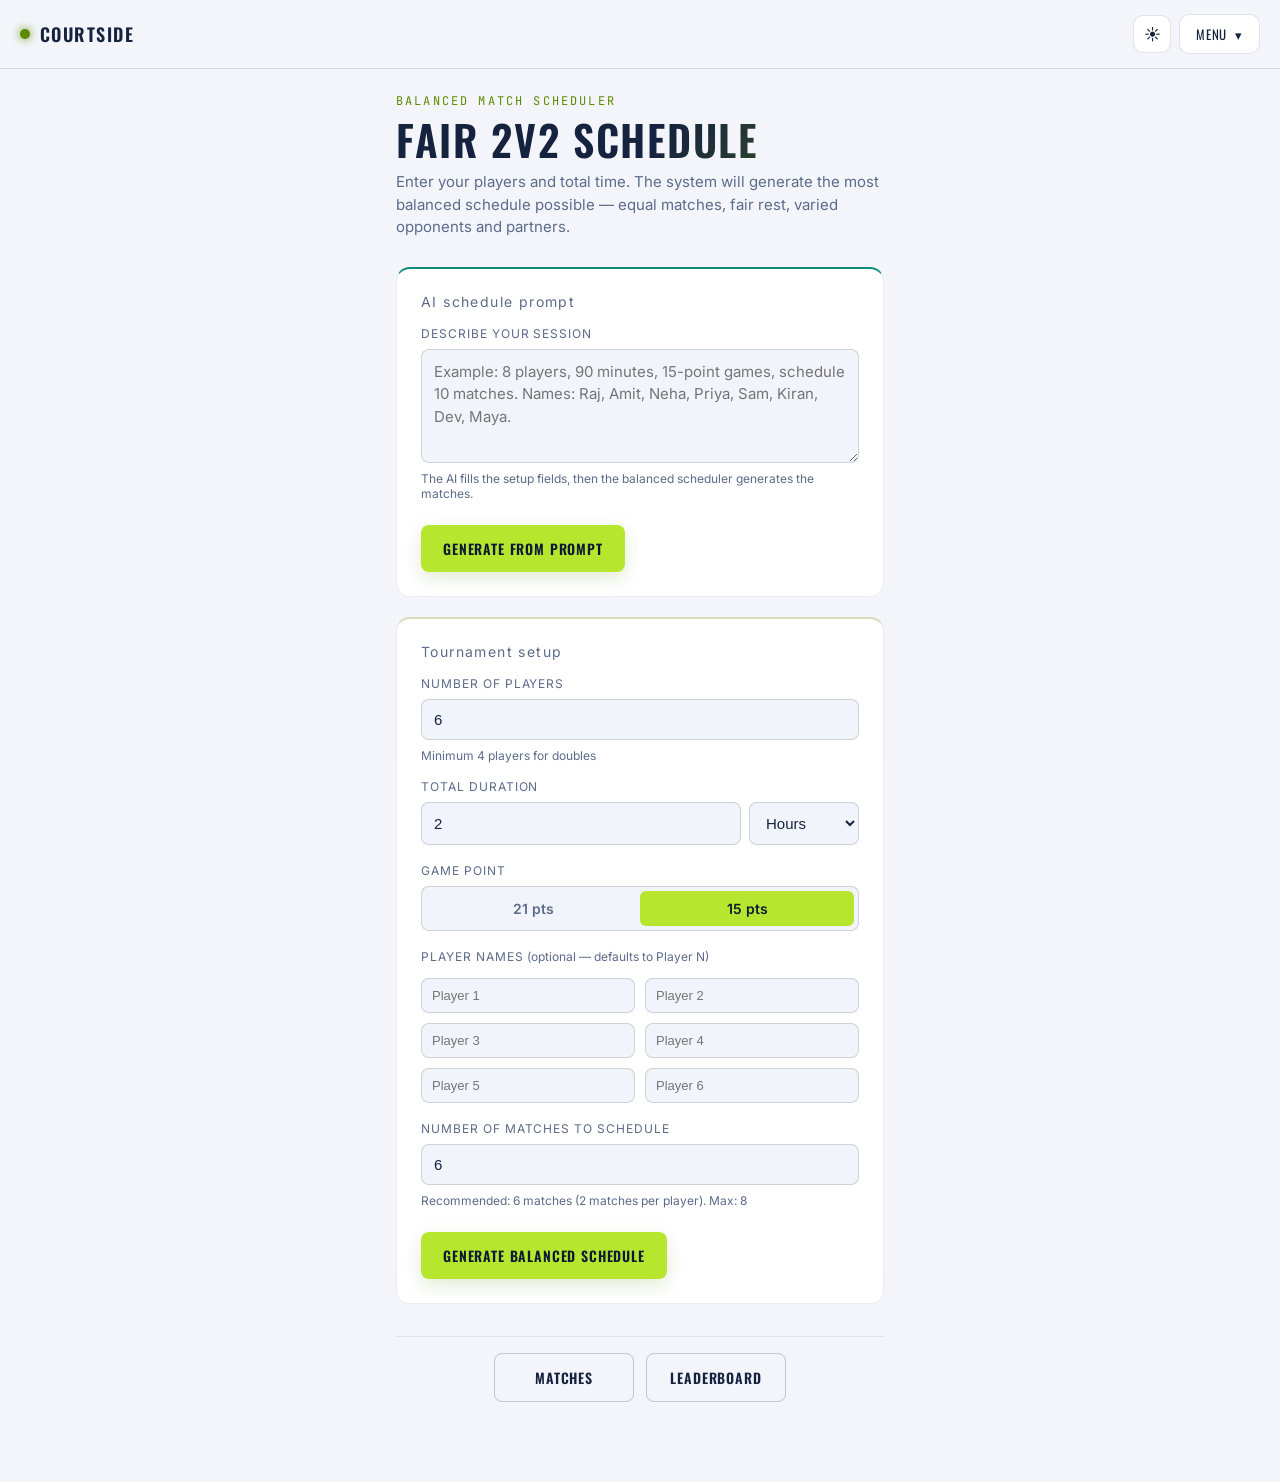
<file: src/main/resources/static/index.html>
<!DOCTYPE html>
<html lang="en">
<head>
  <meta charset="UTF-8">
  <meta name="viewport" content="width=device-width, initial-scale=1.0">
  <title>Courtside — Balanced Badminton Scheduler</title>
  <link rel="preconnect" href="https://fonts.googleapis.com">
  <link href="https://fonts.googleapis.com/css2?family=Oswald:wght@500;600;700&family=Inter:wght@400;500;600;700&family=JetBrains+Mono:wght@500;600&display=swap" rel="stylesheet">
  <link rel="stylesheet" href="styles.css">
</head>
<body>

<nav class="navbar">
  <div class="navbar__brand">
    <span class="dot"></span>
    <span class="navbar__title display">Courtside</span>
  </div>
  <div class="navbar__controls">
    <button class="theme-toggle" id="themeToggle" type="button" aria-label="Toggle dark/light theme" title="Toggle theme">🌙</button>
    <div class="navbar__menu" id="navMenu">
      <button class="navbar__toggle" id="navToggle" aria-haspopup="true" aria-expanded="false">
        Menu <span class="navbar__caret">▾</span>
      </button>
      <div class="navbar__dropdown" role="menu">
        <button class="navbar__item" data-view="home" role="menuitem">Home</button>
        <button class="navbar__item" data-view="matches" role="menuitem">Matches</button>
        <button class="navbar__item" data-view="leaderboard" role="menuitem">Leaderboard</button>
        <button class="navbar__item danger" id="resetBtn" role="menuitem">Reset</button>
      </div>
    </div>
  </div>
</nav>

<main>
  <!-- HOME -->
  <section class="view" id="view-home">
    <div class="hero">
      <div class="hero__eyebrow">Balanced Match Scheduler</div>
      <h1 id="homeHeading">Fair 2v2 Schedule</h1>
      <p>Enter your players and total time. The system will generate the most balanced schedule possible — equal matches, fair rest, varied opponents and partners.</p>
    </div>
    <div id="homeBanner"></div>

    <section class="panel ai-prompt-panel" aria-labelledby="aiPromptTitle">
      <div class="panel__title" id="aiPromptTitle">AI schedule prompt</div>
      <div class="field">
        <label for="schedulePrompt">Describe your session</label>
        <textarea id="schedulePrompt" rows="4" placeholder="Example: 8 players, 90 minutes, 15-point games, schedule 10 matches. Names: Raj, Amit, Neha, Priya, Sam, Kiran, Dev, Maya."></textarea>
        <span class="field-hint">The AI fills the setup fields, then the balanced scheduler generates the matches.</span>
      </div>
      <div class="section-actions">
        <button type="button" class="btn btn-primary" id="generateFromPromptBtn">Generate From Prompt</button>
      </div>
    </section>

    <form class="panel" id="setupForm">
      <div class="panel__title">Tournament setup</div>

      <div class="field-row">
        <div class="field">
          <label for="numPlayers">Number of players</label>
          <input type="number" id="numPlayers" min="4" max="40" step="1" value="6" required>
          <span class="field-hint">Minimum 4 players for doubles</span>
        </div>
        <div class="field">
          <label for="durationValue">Total duration</label>
          <div class="duration-combo">
            <input type="number" id="durationValue" min="1" step="1" value="2" required>
            <select id="durationUnit">
              <option value="hrs" selected>Hours</option>
              <option value="min">Minutes</option>
            </select>
          </div>
        </div>
      </div>

      <div class="field" style="margin-bottom:18px;">
        <label>Game point</label>
        <div class="segmented" id="gamePointSegmented">
          <button type="button" data-point="21">21 pts</button>
          <button type="button" data-point="15" class="active">15 pts</button>
        </div>
      </div>

      <div class="field" style="margin-bottom:18px;">
        <label>Player names <span class="field-hint">(optional — defaults to Player N)</span></label>
        <div class="player-names" id="playerNames"></div>
      </div>

      <div class="field" style="margin-bottom:18px;">
        <label for="matchCount">Number of matches to schedule</label>
        <input type="number" id="matchCount" min="1" step="1" value="6">
        <span class="field-hint" id="matchCountHint">Balanced schedule ensures equal participation</span>
      </div>

      <div class="section-actions">
        <button type="submit" class="btn btn-primary" id="generateBtn">Generate Balanced Schedule</button>
      </div>
    </form>

    <div class="bottom-nav">
      <button class="btn btn-ghost" onclick="setView('matches')">Matches</button>
      <button class="btn btn-ghost" onclick="setView('leaderboard')">Leaderboard</button>
    </div>
  </section>

  <!-- MATCHES -->
  <section class="view" id="view-matches">
    <div class="hero">
      <div class="hero__eyebrow">Schedule</div>
      <h1>Balanced Matches</h1>
    </div>
    <div id="matchesContent"></div>

    <div class="bottom-nav">
      <button class="btn btn-ghost" onclick="setView('home')">Home</button>
      <button class="btn btn-ghost" onclick="setView('leaderboard')">Leaderboard</button>
      <button class="share-btn" id="shareMatchesBtn">📤 Share</button>
    </div>
  </section>

  <!-- LEADERBOARD -->
  <section class="view" id="view-leaderboard">
    <div class="hero">
      <div class="hero__eyebrow">Standings</div>
      <h1>Leaderboard</h1>
    </div>
    <div id="leaderboardContent"></div>

    <div class="bottom-nav">
      <button class="btn btn-ghost" onclick="setView('home')">Home</button>
      <button class="btn btn-ghost" onclick="setView('matches')">Matches</button>
      <button class="share-btn" id="shareLeaderboardBtn">📤 Share</button>
    </div>
  </section>
</main>

<script src="script.js?v=12"></script>
</body>
</html>
</file>
<file: src/main/resources/static/styles.css>
:root{
  color-scheme: dark;
  --bg:#0E1B33;
  --panel:#1C3157;
  --panel-2:#213A66;
  --inset:#16294A;
  --grid-line: rgba(238,241,246,0.025);
  --border-faint: rgba(238,241,246,0.1);
  --border-soft: rgba(238,241,246,0.15);
  --border-mid: rgba(238,241,246,0.18);
  --border-strong: rgba(238,241,246,0.25);
  --shadow: rgba(0,0,0,0.45);
  --scrim: rgba(0,0,0,0.15);
  --text:#EEF1F6;
  --text-muted:#8CA0C4;
  --accent:#D6FF3F;
  --accent-strong:#EBFF8C;
  --accent-hover:#BEE62E;
  --accent-ink:#0E1B33;
  --accent-soft: rgba(214,255,63,0.1);
  --accent-soft-2: rgba(214,255,63,0.25);
  --accent-soft-3: rgba(214,255,63,0.3);
  --teal:#4FD8C4;
  --teal-soft: rgba(79,216,196,0.16);
  --violet:#B9A4FF;
  --violet-soft: rgba(185,164,255,0.16);
  --warning:#FFB238;
  --warning-soft: rgba(255,178,56,0.12);
  --warning-border: rgba(255,178,56,0.4);
  --danger:#FF6B6B;
  --danger-text:#ffb3b3;
  --danger-soft: rgba(255,107,107,0.12);
  --danger-border: rgba(255,107,107,0.4);
  --danger-border-soft: rgba(255,107,107,0.5);
  --danger-hover-bg: rgba(255,107,107,0.14);
  --timer-bg: rgba(0,0,0,0.3);
  --timer-text: #4FD8C4;
}
html[data-theme="light"]{
  color-scheme: light;
  --bg:#F3F5FB;
  --panel:#FFFFFF;
  --panel-2:#EEF1FA;
  --inset:#F1F4FA;
  --grid-line: rgba(14,27,51,0.035);
  --border-faint: rgba(14,27,51,0.08);
  --border-soft: rgba(14,27,51,0.12);
  --border-mid: rgba(14,27,51,0.16);
  --border-strong: rgba(14,27,51,0.22);
  --shadow: rgba(30,40,70,0.15);
  --scrim: rgba(14,27,51,0.05);
  --text:#16233F;
  --text-muted:#5C6B8A;
  --accent:#5E8A00;
  --accent-strong:#4A6E00;
  --accent-hover:#4A6E00;
  --accent-ink:#FFFFFF;
  --accent-soft: rgba(94,138,0,0.08);
  --accent-soft-2: rgba(94,138,0,0.18);
  --accent-soft-3: rgba(94,138,0,0.28);
  --teal:#0E8C79;
  --teal-soft: rgba(14,140,121,0.1);
  --violet:#6E4FE0;
  --violet-soft: rgba(110,79,224,0.1);
  --warning:#B36B00;
  --warning-soft: rgba(179,107,0,0.1);
  --warning-border: rgba(179,107,0,0.35);
  --danger:#C4302C;
  --danger-text:#C4302C;
  --danger-soft: rgba(196,48,44,0.08);
  --danger-border: rgba(196,48,44,0.35);
  --danger-border-soft: rgba(196,48,44,0.4);
  --danger-hover-bg: rgba(196,48,44,0.1);
  --timer-bg: rgba(0,0,0,0.05);
  --timer-text: #0E8C79;
}
html[data-theme="light"] .btn-primary, html[data-theme="light"] .segmented button.active { color:#0E1B33; }
html[data-theme="light"] .btn-primary { background:#B7E62E; }
html[data-theme="light"] .btn-primary:hover { background:#A3D01F; }
html[data-theme="light"] .segmented button.active { background:#B7E62E; }

* { box-sizing: border-box; margin: 0; }
body {
  background: var(--bg);
  background-image:
    linear-gradient(var(--bg), var(--bg)),
    repeating-linear-gradient(0deg, var(--grid-line) 0px, var(--grid-line) 1px, transparent 1px, transparent 80px),
    repeating-linear-gradient(90deg, var(--grid-line) 0px, var(--grid-line) 1px, transparent 1px, transparent 80px);
  color: var(--text);
  font-family: 'Inter', system-ui, sans-serif;
  min-height: 100vh;
  transition: background-color .2s ease, color .2s ease;
}
h1, h2, h3, .display { font-family: 'Oswald', sans-serif; text-transform: uppercase; letter-spacing: 0.04em; font-weight: 600; margin: 0; }
.mono { font-family: 'JetBrains Mono', monospace; }
button { font-family: inherit; cursor: pointer; }
:focus-visible { outline: 2px solid var(--accent); outline-offset: 2px; }

.navbar {
  position: sticky; top: 0; z-index: 50;
  display: flex; align-items: center; justify-content: space-between;
  padding: 14px 20px; gap: 10px;
  background: color-mix(in srgb, var(--bg) 92%, transparent);
  backdrop-filter: blur(6px);
  border-bottom: 1px solid var(--border-soft);
}
.navbar__brand { display: flex; align-items: center; gap: 10px; }
.navbar__brand .dot { width: 10px; height: 10px; border-radius: 50%; background: var(--accent); box-shadow: 0 0 10px var(--accent); }
.navbar__title { font-size: 18px; letter-spacing: 0.08em; }
.navbar__controls { display: flex; align-items: center; gap: 8px; }
.theme-toggle {
  background: var(--panel); border: 1px solid var(--border-soft);
  color: var(--text); width: 38px; height: 38px; border-radius: 10px;
  display: flex; align-items: center; justify-content: center; font-size: 16px;
  flex-shrink: 0;
}
.theme-toggle:hover { border-color: var(--accent); }
.navbar__menu { position: relative; }
.navbar__toggle {
  background: var(--panel); border: 1px solid var(--border-soft);
  color: var(--text); padding: 9px 16px; border-radius: 10px;
  font-family: 'Oswald', sans-serif; font-size: 13px; letter-spacing: 0.06em; text-transform: uppercase;
  display: flex; align-items: center; gap: 8px;
}
.navbar__toggle:hover { border-color: var(--accent); }
.navbar__caret { transition: transform .15s ease; }
.navbar__menu.open .navbar__caret { transform: rotate(180deg); }
.navbar__dropdown {
  position: absolute; right: 0; top: calc(100% + 8px);
  background: var(--panel); border: 1px solid var(--border-soft);
  border-radius: 10px; min-width: 190px; overflow: hidden;
  box-shadow: 0 12px 30px var(--shadow);
  display: none; flex-direction: column;
}
.navbar__menu.open .navbar__dropdown { display: flex; }
.navbar__item {
  padding: 12px 16px; background: transparent; border: 0; color: var(--text);
  text-align: left; font-size: 14px; display: flex; align-items: center; justify-content: space-between;
}
.navbar__item:hover { background: var(--panel-2); }
.navbar__item.active { color: var(--accent); }
.navbar__item.danger:hover { background: var(--danger-hover-bg); color: var(--danger); }

main { max-width: 520px; margin: 0 auto; padding: 24px 16px 80px; }
.view { display: none; }
.view.active { display: block; }

.hero { margin-bottom: 28px; }
.hero__eyebrow { color: var(--accent); font-family: 'JetBrains Mono', monospace; font-size: 12px; letter-spacing: 0.18em; text-transform: uppercase; margin-bottom: 8px; }
.hero h1 {
  font-size: clamp(28px, 5vw, 42px); line-height: 1.05;
  background: linear-gradient(120deg, var(--text) 55%, var(--accent) 130%);
  -webkit-background-clip: text; background-clip: text; color: transparent;
}
.hero p { color: var(--text-muted); max-width: 560px; margin-top: 10px; font-size: 15px; line-height: 1.5; }

.panel {
  background: var(--panel); border: 1px solid var(--border-faint);
  border-radius: 14px; padding: 24px; margin-bottom: 20px;
  border-top: 2px solid var(--accent-soft-3);
}
.panel__title { font-size: 14px; color: var(--text-muted); letter-spacing: 0.1em; margin-bottom: 16px; }

.field-row { display: grid; grid-template-columns: 1fr; gap: 16px; margin-bottom: 18px; }
.field { display: flex; flex-direction: column; gap: 8px; }
.field label { font-size: 12px; color: var(--text-muted); text-transform: uppercase; letter-spacing: 0.08em; }
.field .field-hint { font-size: 12px; color: var(--text-muted); text-transform: none; letter-spacing: 0; }
.field input[type="number"], .field select, .field textarea {
  background: var(--inset); border: 1px solid var(--border-mid);
  color: var(--text); padding: 11px 12px; border-radius: 8px; font-size: 15px;
  width: 100%;
  min-width: 0;
}
.field textarea {
  min-height: 104px;
  resize: vertical;
  line-height: 1.5;
  font-family: 'Inter', sans-serif;
}
.ai-prompt-panel {
  border-top-color: var(--teal);
}
.duration-combo { display: flex; gap: 8px; }
.duration-combo input { flex: 1; min-width: 0; }
.duration-combo select { width: 110px; flex-shrink: 0; }

.segmented {
  display: flex; background: var(--inset); border-radius: 8px; padding: 4px; border: 1px solid var(--border-mid);
}
.segmented button {
  flex: 1; background: transparent; border: 0; color: var(--text-muted);
  padding: 9px 10px; border-radius: 6px; font-size: 14px; font-weight: 600;
}
.segmented button.active { background: var(--accent); color: var(--accent-ink); }

.player-names { display: grid; grid-template-columns: 1fr 1fr; gap: 10px; margin-top: 6px; }
.player-names input {
  background: var(--inset); border: 1px solid var(--border-mid);
  color: var(--text); padding: 9px 10px; border-radius: 8px; font-size: 13px; width: 100%;
  min-width: 0;
}

.btn {
  border: 0; border-radius: 8px; padding: 13px 22px; font-family: 'Oswald', sans-serif;
  font-size: 14px; letter-spacing: 0.06em; text-transform: uppercase; font-weight: 600;
}
.btn-primary { background: linear-gradient(135deg, var(--accent-strong), var(--accent)); color: var(--accent-ink); box-shadow: 0 6px 18px var(--accent-soft-2); }
.btn-primary:hover { background: var(--accent-hover); }
.btn-ghost { background: transparent; border: 1px solid var(--border-strong); color: var(--text); }
.btn-ghost:hover { border-color: var(--accent); color: var(--accent); }
.btn-danger { background: transparent; border: 1px solid var(--danger-border-soft); color: var(--danger); }
.btn-danger:hover { background: var(--danger-soft); }
.btn:disabled { opacity: 0.4; cursor: not-allowed; }

.banner { padding: 12px 14px; border-radius: 8px; font-size: 13px; margin-bottom: 16px; line-height: 1.5; }
.banner-error { background: var(--danger-soft); border: 1px solid var(--danger-border); color: var(--danger-text); }
.banner-success { background: var(--accent-soft); border: 1px solid var(--accent-soft-2); color: var(--accent); }
.banner-warning { background: var(--warning-soft); border: 1px solid var(--warning-border); color: var(--warning); }
.banner-empty { background: var(--panel); border: 1px dashed var(--border-strong); color: var(--text-muted); text-align: center; padding: 40px 20px; border-radius: 14px; }

.scoreboard {
  display: grid; grid-template-columns: 1fr 1fr 1fr 1fr;
  background: var(--bg); border: 1px solid var(--accent-soft-3);
  border-radius: 12px; overflow: hidden; margin-bottom: 24px;
}
.scoreboard__cell {
  padding: 14px 16px 12px; border-right: 1px solid var(--border-faint); border-bottom: 1px solid var(--border-faint);
  border-top: 2px solid transparent;
}
.scoreboard__cell:nth-child(4n) { border-right: 0; }
.scoreboard__cell:nth-last-child(-n+4) { border-bottom: 0; }
.scoreboard__cell:nth-child(1){ border-top-color: var(--accent); }
.scoreboard__cell:nth-child(2){ border-top-color: var(--teal); }
.scoreboard__cell:nth-child(3){ border-top-color: var(--violet); }
.scoreboard__cell:nth-child(4){ border-top-color: var(--warning); }
.scoreboard__label { font-size: 10px; color: var(--text-muted); letter-spacing: 0.14em; text-transform: uppercase; margin-bottom: 6px; }
.scoreboard__value { font-family: 'JetBrains Mono', monospace; font-size: 18px; color: var(--accent); font-weight: 600; }
.scoreboard__cell:nth-child(2) .scoreboard__value { color: var(--teal); }
.scoreboard__cell:nth-child(3) .scoreboard__value { color: var(--violet); }
.scoreboard__cell:nth-child(4) .scoreboard__value { color: var(--warning); }

.match-grid { display: grid; grid-template-columns: 1fr; gap: 12px; }

.match-card {
  background: var(--panel); border: 1px solid var(--border-faint);
  border-radius: 12px; overflow: hidden; position: relative;
}
.win-celebration {
  position: absolute;
  inset: 0;
  z-index: 2;
  pointer-events: none;
  overflow: hidden;
}
.win-celebration__popper {
  position: absolute;
  left: 50%;
  top: 50%;
  font-size: 30px;
  transform: translate(-50%, -50%) scale(0.4) rotate(-18deg);
  animation: win-popper 1.1s ease-out forwards;
}
.win-celebration__confetti {
  position: absolute;
  left: 50%;
  top: 54%;
  width: 6px;
  height: 12px;
  background: var(--color);
  border-radius: 2px;
  animation: win-confetti 1.2s ease-out forwards;
}
@keyframes win-popper {
  0% { opacity: 0; transform: translate(-50%, -50%) scale(0.4) rotate(-18deg); }
  25% { opacity: 1; transform: translate(-50%, -50%) scale(1.15) rotate(8deg); }
  70% { opacity: 1; transform: translate(-50%, -50%) scale(1) rotate(-4deg); }
  100% { opacity: 0; transform: translate(-50%, -50%) scale(0.9) rotate(0); }
}
@keyframes win-confetti {
  0% { opacity: 0; transform: translate(-50%, -50%) rotate(0); }
  15% { opacity: 1; }
  100% { opacity: 0; transform: translate(calc(-50% + var(--x)), calc(-50% + var(--y))) rotate(var(--rotate)); }
}
.match-card__meta {
  display: flex; justify-content: space-between; align-items: center;
  padding: 8px 14px; background: var(--scrim);
  font-family: 'JetBrains Mono', monospace; font-size: 11px; color: var(--text-muted);
  flex-wrap: wrap;
  gap: 6px;
}
.match-card__timer {
  display: flex;
  align-items: center;
  gap: 6px;
  font-family: 'JetBrains Mono', monospace;
  font-size: 13px;
  color: var(--timer-text);
  flex-wrap: wrap;
}
.match-card__timer .timer-display {
  background: var(--timer-bg);
  padding: 2px 10px;
  border-radius: 4px;
  min-width: 60px;
  text-align: center;
  font-size: 13px;
}
.match-card__timer .timer-btn {
  background: transparent;
  border: 1px solid var(--border-soft);
  color: var(--text-muted);
  border-radius: 4px;
  padding: 2px 8px;
  font-size: 11px;
  font-family: 'JetBrains Mono', monospace;
  cursor: pointer;
  line-height: 1.4;
}
.match-card__timer .timer-btn:hover:not(:disabled) { border-color: var(--accent); color: var(--accent); }
.match-card__timer .timer-btn.running { color: var(--danger); border-color: var(--danger); }
.match-card__timer .timer-btn:disabled { opacity: 0.3; cursor: not-allowed; }
.match-card__court {
  display: grid; grid-template-columns: 1fr auto 1fr; align-items: stretch;
  min-height: 80px;
  width: 100%;
  overflow: hidden;
}
.match-card__side {
  display: flex;
  flex-direction: column;
  justify-content: center;
  align-items: center;
  padding: 10px 8px;
  text-align: center;
  gap: 2px;
  cursor: pointer;
  transition: background 0.15s;
  border-radius: 4px;
  user-select: none;
  min-width: 0;
  width: 100%;
  overflow: hidden;
}
.match-card__side:hover:not(.decided) { background: var(--accent-soft); }
.match-card__side-name { 
  font-size: 13px; 
  font-weight: 600; 
  line-height: 1.2; 
  word-break: break-word;
  max-width: 100%;
}
.match-card__side-label { 
  font-size: 9px; 
  color: var(--text-muted); 
  text-transform: uppercase; 
  letter-spacing: 0.05em; 
}
.match-card__team {
  display: flex;
  flex: 1;
  min-width: 0;
  flex-direction: column;
  align-items: stretch;
}
.match-card__net {
  width: 0; 
  border-left: 2px dashed var(--border-strong); 
  position: relative;
  flex-shrink: 0;
}
.match-card__net::before {
  content: "vs"; 
  position: absolute; 
  top: 50%; 
  left: 50%; 
  transform: translate(-50%,-50%);
  font-size: 11px; 
  color: var(--text-muted); 
  background: var(--bg); 
  padding: 4px 8px;
  border-radius: 20px; 
  border: 1px solid var(--border-mid);
  white-space: nowrap;
}
.match-card__score {
  font-family: 'JetBrains Mono', monospace;
  font-size: 26px;
  font-weight: 700;
  margin: 0;
  min-width: 40px;
  text-align: center;
  padding: 2px 6px;
  border-radius: 6px;
  background: transparent;
  border: 2px solid transparent;
  transition: border-color 0.15s;
  width: auto;
  max-width: 80px;
}
.match-card__score-controls {
  display: grid;
  grid-template-columns: repeat(2, minmax(0, 1fr));
  align-items: center;
  width: 100%;
  margin-top: 0;
  padding-top: 0px;
  border-top: 1px solid var(--border-faint);
}
.match-card__score-btn {
  width: 100%;
  height: 36px;
  border: 1px solid var(--border-strong);
  border-radius: 6px;
  background: var(--inset);
  color: var(--text);
  font-family: 'JetBrains Mono', monospace;
  font-size: 18px;
  font-weight: 700;
  line-height: 1;
}
.match-card__score-btn:hover {
  border-color: var(--accent);
  color: var(--accent);
  background: var(--accent-soft);
}
.match-card__status {
  width: 100%;
  padding: 4px;
  border-top: 1px solid var(--border-faint);
  text-align: center;
  font-family: 'JetBrains Mono', monospace;
  font-size: 11px;
  font-weight: 700;
  letter-spacing: 0.08em;
}
.match-card__status.winner { color: var(--accent); }
.match-card__status.loser { color: var(--text-muted); }
.match-card__score:focus {
  outline: none;
  border-color: var(--accent);
  background: var(--accent-soft);
}
.match-card__score.match-point { color: var(--warning); }
.match-card__score.advantage { color: var(--accent); }
.match-card__score.deuce { color: var(--warning); }
.match-card__score.winning { color: var(--accent); }
.match-card__score.losing { color: var(--text-muted); }
.match-card__score.locked { cursor: default; opacity: 0.7; }
.match-card__score.locked:focus { border-color: transparent; background: transparent; }

.match-card.decided .match-card__side.winner { background: var(--accent-soft); }
.match-card.decided .match-card__side.winner .match-card__side-name { color: var(--accent); }
.match-card.decided .match-card__side.loser { opacity: 0.4; }
.match-card.decided .match-card__side .match-card__score { cursor: default; }

.leaderboard-wrap { width: 100%; overflow-x: auto; border-radius: 12px; }
.leaderboard-table { width: 100%; min-width: 420px; border-collapse: collapse; background: var(--panel); }
.leaderboard-table th, .leaderboard-table td { padding: 10px 12px; text-align: left; font-size: 13px; white-space: nowrap; }
.leaderboard-table thead th {
  background: var(--scrim); font-family: 'JetBrains Mono', monospace; font-size: 11px;
  color: var(--text-muted); text-transform: uppercase; letter-spacing: 0.08em;
}
.leaderboard-table tbody tr:not(:last-child) { border-bottom: 1px solid var(--border-faint); }
.leaderboard-table tbody tr:first-child .rank { color: var(--accent); }
.rank { font-family: 'JetBrains Mono', monospace; font-weight: 600; }
.win-pct { color: var(--text-muted); font-family: 'JetBrains Mono', monospace; font-size: 13px; }

.section-actions { display: flex; gap: 12px; margin-top: 24px; flex-wrap: wrap; }

.bottom-nav {
  display: flex; justify-content: center; gap: 12px;
  margin-top: 32px; padding-top: 16px;
  border-top: 1px solid var(--border-faint);
}
.bottom-nav .btn { flex: 1; max-width: 140px; text-align: center; }

.share-btn {
  background: var(--panel); border: 1px solid var(--accent-soft-3);
  color: var(--accent); padding: 10px 16px; border-radius: 8px;
  font-family: 'Oswald', sans-serif; font-size: 13px; letter-spacing: 0.06em;
  display: inline-flex; align-items: center; gap: 8px;
}
.share-btn:hover { background: var(--panel-2); }

.match-summary {
  margin-top: 20px;
  padding: 16px;
  background: var(--panel);
  border-radius: 12px;
  border: 1px solid var(--border-faint);
}
.match-summary h3 {
  color: var(--accent);
  font-family: 'Oswald', sans-serif;
  font-size: 16px;
  letter-spacing: 0.08em;
  margin-bottom: 12px;
}
.match-summary-item {
  padding: 6px 0;
  font-size: 13px;
  font-family: 'JetBrains Mono', monospace;
  border-bottom: 1px solid var(--border-faint);
  display: flex;
  justify-content: space-between;
  gap: 10px;
}
.match-summary-item:last-child { border-bottom: none; }
.match-summary-item .teams { color: var(--text); }
.match-summary-item .score { color: var(--accent); font-weight: 600; }

@media (max-width:400px){
  .panel { padding: 16px; }
  .duration-combo select { width: 90px; }
  .field-row { gap: 12px; }
  .scoreboard { grid-template-columns: 1fr 1fr; }
  .scoreboard__cell:nth-child(4n) { border-right: 1px solid var(--border-faint); }
  .scoreboard__cell:nth-child(2n) { border-right: 0; }
  .scoreboard__cell:nth-last-child(-n+2) { border-bottom: 0; }
  .match-card__score { font-size: 22px; min-width: 32px; }
  .match-card__timer { font-size: 11px; }
  .match-card__side-name { font-size: 11px; }
  .match-summary-item { font-size: 11px; flex-wrap: wrap; }
}
@media (prefers-reduced-motion: reduce){ * { transition: none !important; } }
</file>
